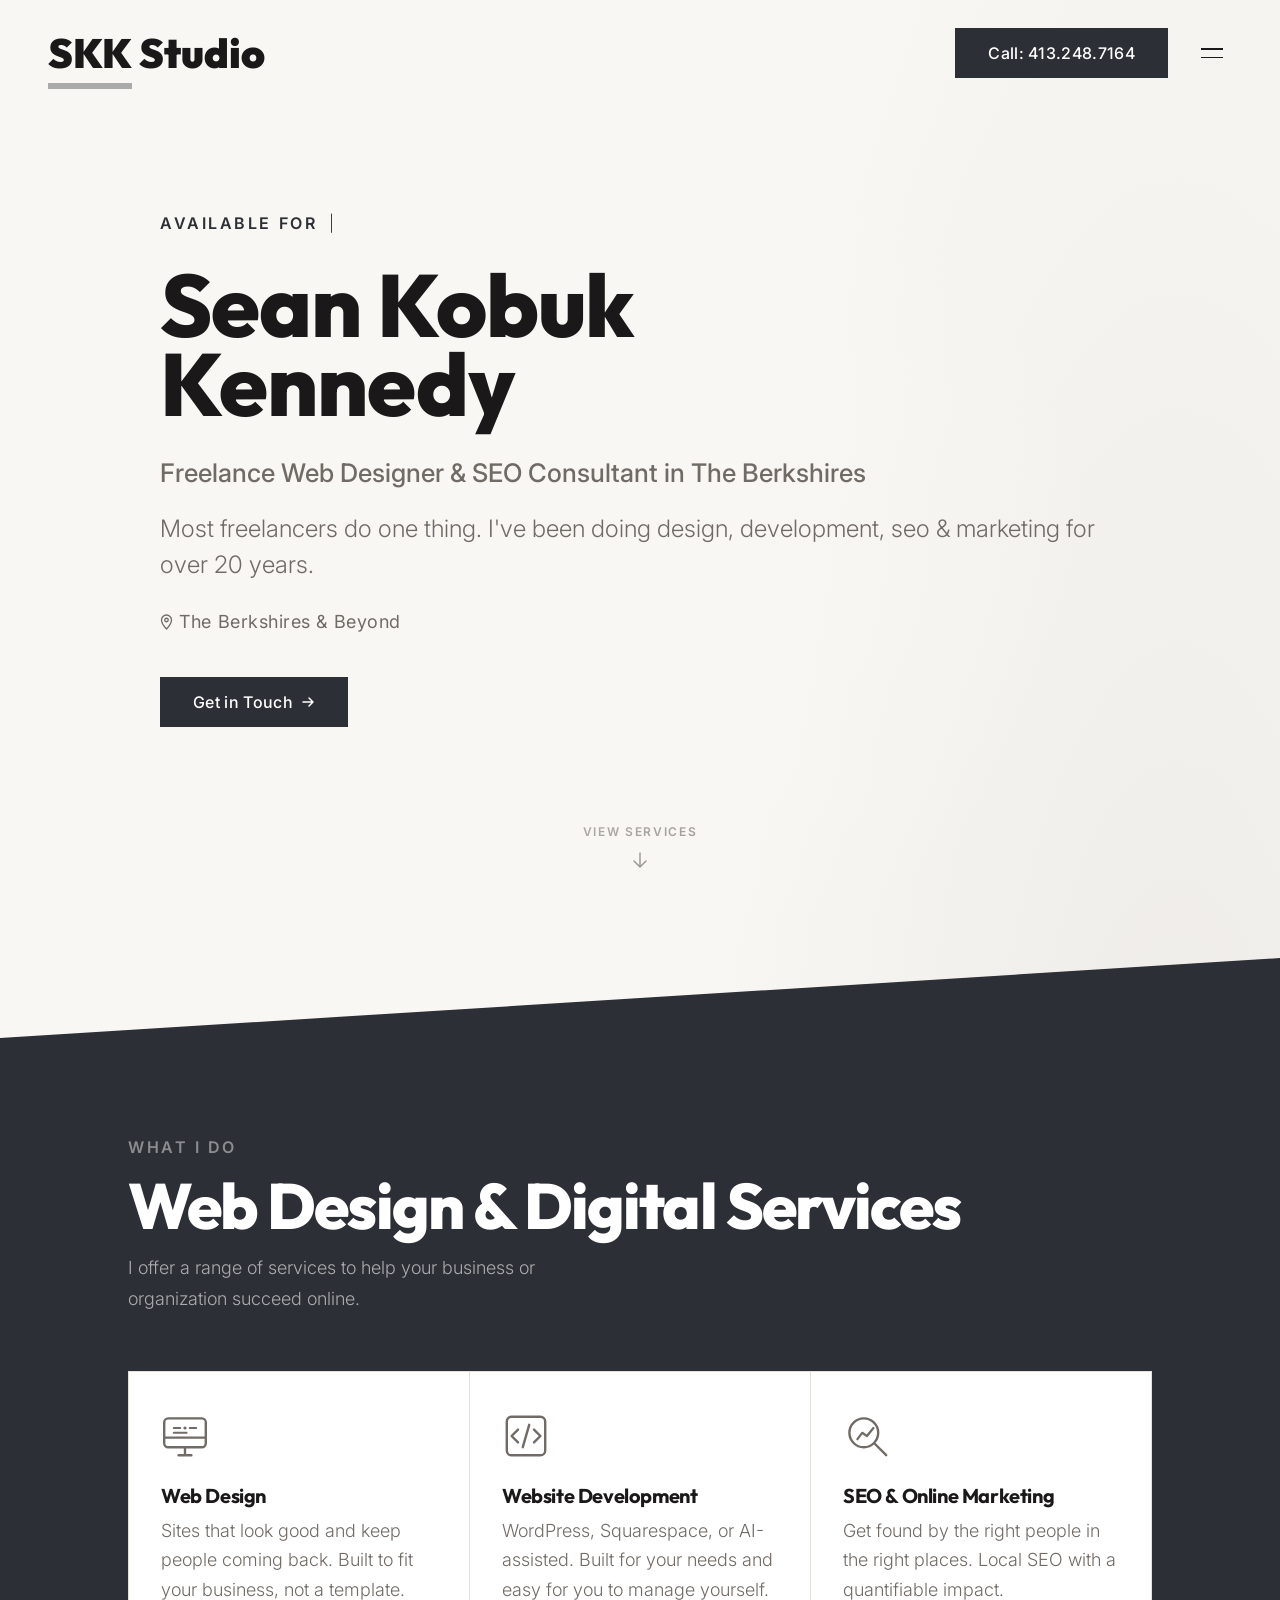
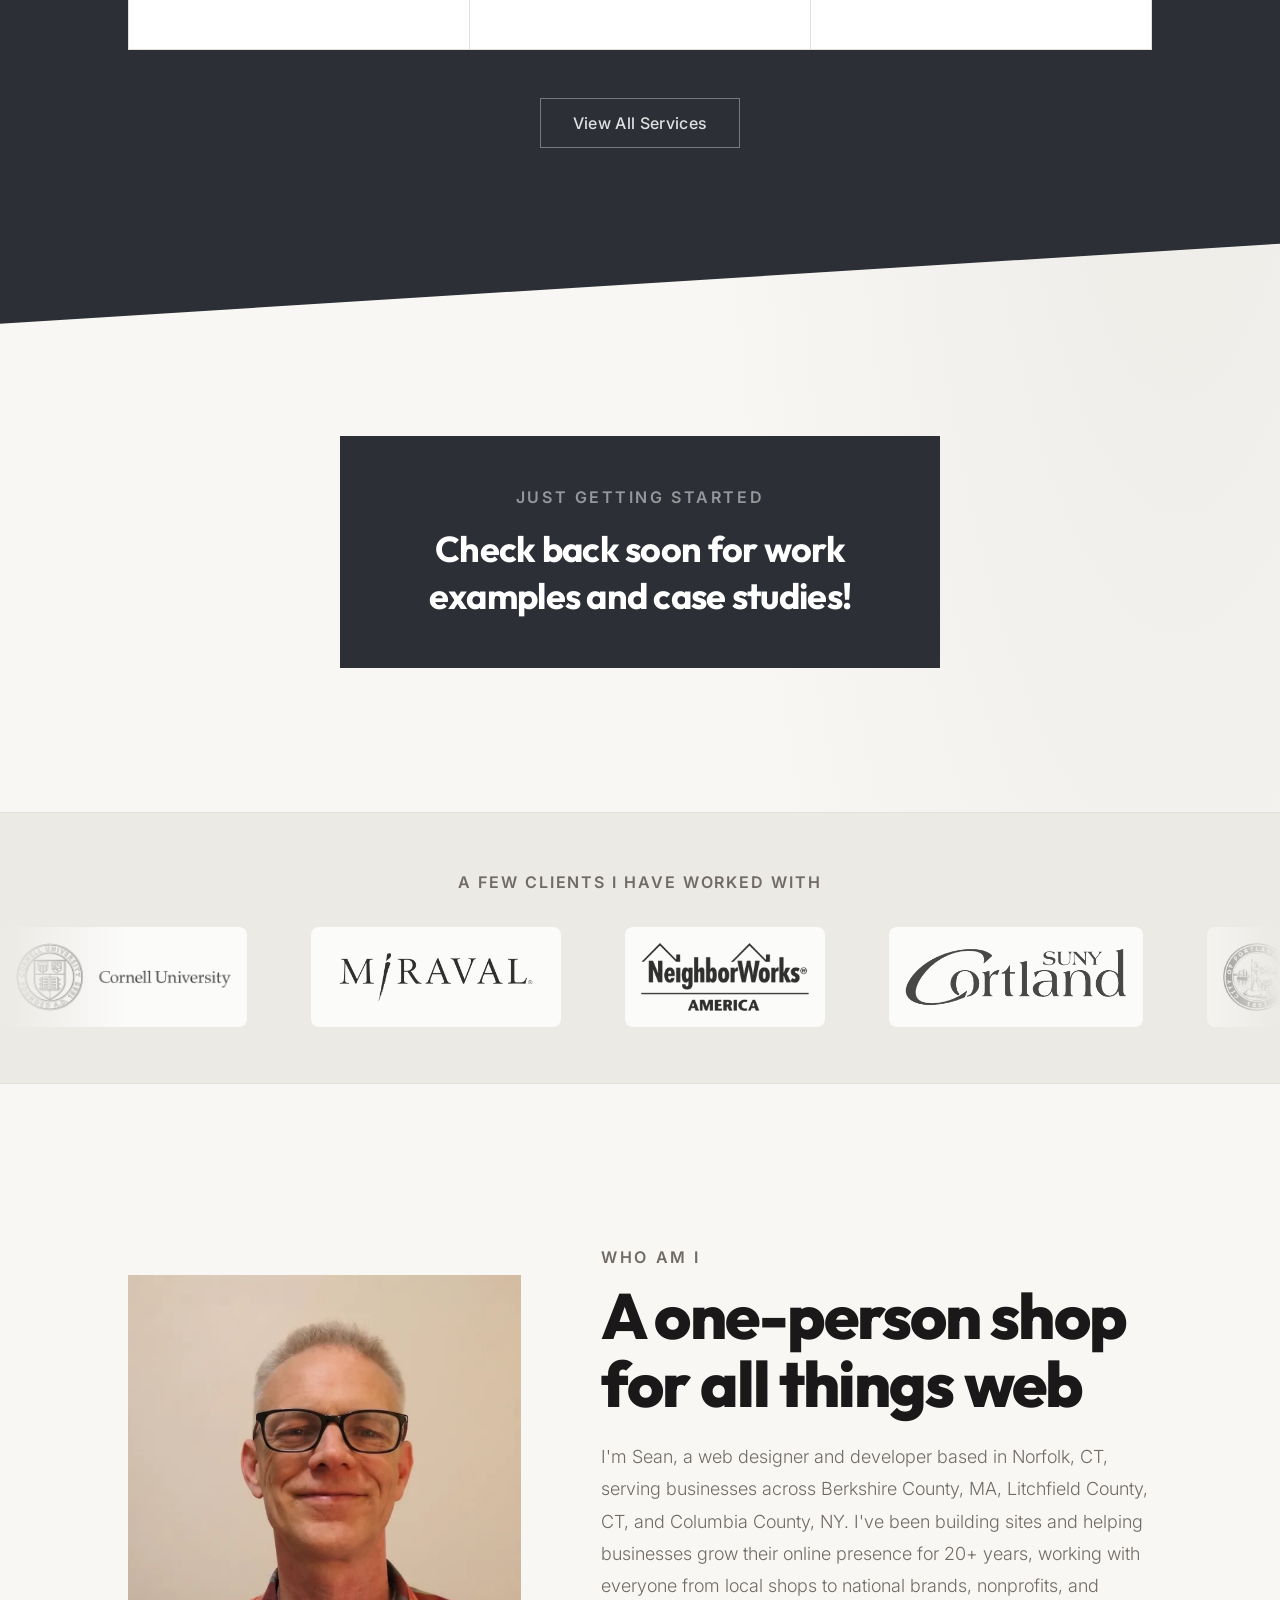
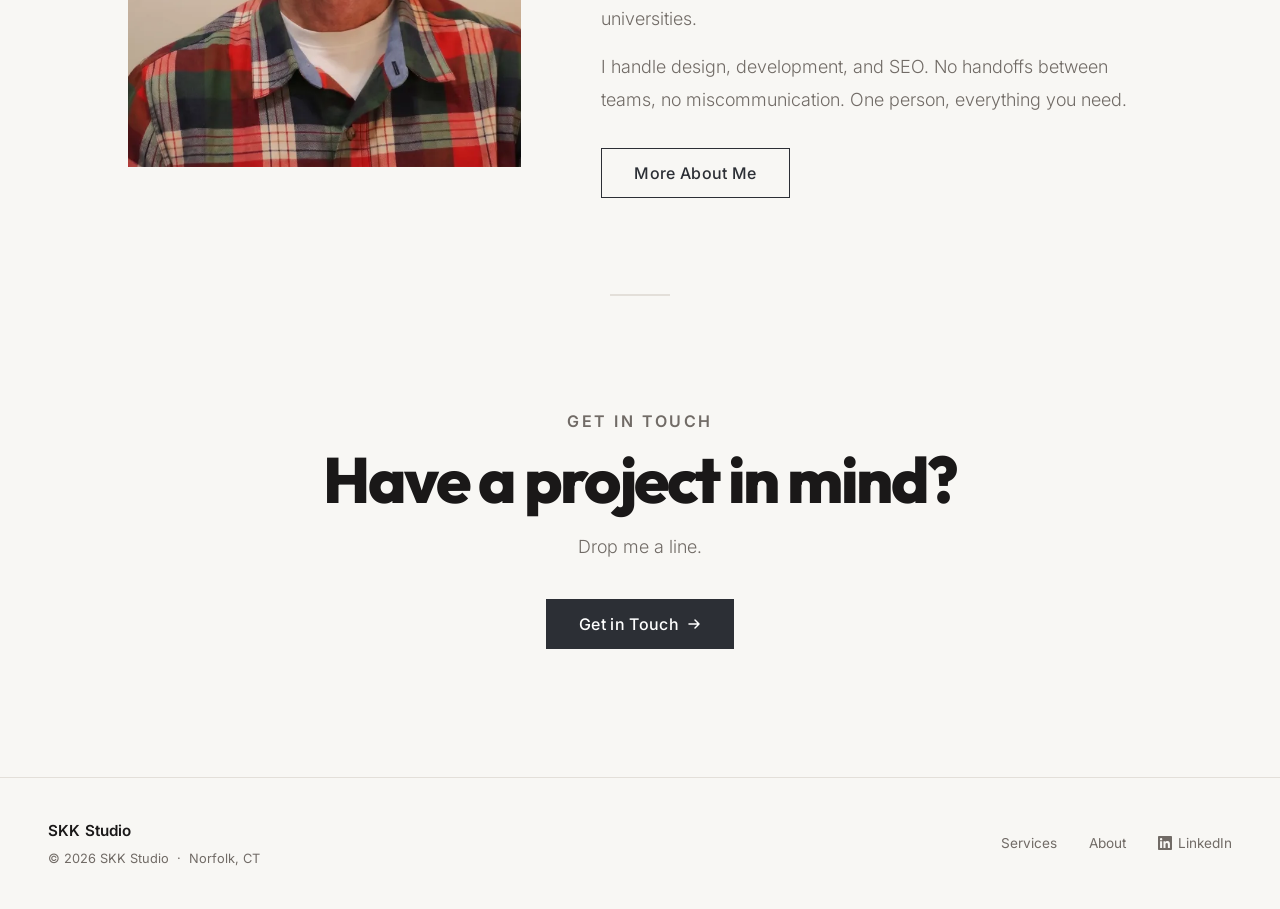
<file: index.html>
<!DOCTYPE html>
<html lang="en">
<head>

<script async src="https://www.googletagmanager.com/gtm.js?id=GTM-TCQZRPBM"></script>
<script>
  window.dataLayer = window.dataLayer || [];
  function gtag(){dataLayer.push(arguments);}
  gtag('js', new Date());
</script>

  <meta charset="UTF-8">
  <meta name="viewport" content="width=device-width, initial-scale=1.0">
  <meta name="robots" content="index, follow">
  <title>Web Designer &amp; SEO Consultant | Berkshire County, MA | SKK Studio</title>
  <meta name="description" content="Freelance web designer, WordPress developer, and SEO consultant serving Berkshire County MA, Litchfield County CT, and Columbia County NY. 20+ years of experience.">
  <meta name="author" content="Sean K Kennedy">
  <link rel="canonical" href="https://skkstudio.com/">

  <!-- Open Graph -->
  <meta property="og:type" content="website">
  <meta property="og:url" content="https://skkstudio.com/">
  <meta property="og:title" content="Web Designer &amp; SEO Consultant | Berkshire County, MA | SKK Studio">
  <meta property="og:description" content="Freelance web designer, WordPress developer, and SEO consultant serving Berkshire County MA, Litchfield County CT, and Columbia County NY. 20+ years of experience.">
  <meta property="og:image" content="https://skkstudio.com/img/Sean-K-Kennedy.webp">
  <meta name="twitter:card" content="summary_large_image">

  <!-- LocalBusiness / ProfessionalService Schema -->
  <script type="application/ld+json">
  {
    "@context": "https://schema.org",
    "@type": "ProfessionalService",
    "name": "SKK Studio",
    "description": "Freelance web design, WordPress development, and SEO services for businesses in Berkshire County MA, Litchfield County CT, and Columbia County NY.",
    "url": "https://skkstudio.com",
    "email": "info@skkstudio.com",
    "founder": { "@type": "Person", "name": "Sean K Kennedy" },
    "address": {
      "@type": "PostalAddress",
      "addressLocality": "Norfolk",
      "addressRegion": "CT",
      "addressCountry": "US"
    },
    "areaServed": [
      { "@type": "AdministrativeArea", "name": "Berkshire County, Massachusetts" },
      { "@type": "AdministrativeArea", "name": "Litchfield County, Connecticut" },
      { "@type": "AdministrativeArea", "name": "Columbia County, New York" }
    ],
    "hasOfferCatalog": {
      "@type": "OfferCatalog",
      "name": "Web & Digital Services",
      "itemListElement": [
        { "@type": "Offer", "itemOffered": { "@type": "Service", "name": "Web Design" } },
        { "@type": "Offer", "itemOffered": { "@type": "Service", "name": "Website Development" } },
        { "@type": "Offer", "itemOffered": { "@type": "Service", "name": "SEO & Online Marketing" } }
      ]
    }
  }
  </script>

  <link rel="preconnect" href="https://fonts.googleapis.com">
  <link rel="preconnect" href="https://fonts.gstatic.com" crossorigin>
  <link href="https://fonts.googleapis.com/css2?family=Outfit:wght@700;800&family=Inter:wght@300;400;500;600&display=swap" rel="stylesheet">
  <link rel="stylesheet" href="css/styles.css">
</head>
<body>

  <!-- ========== HEADER ========== -->
  <header class="site-header" id="site-header">
    <div class="container">
      <a href="/" class="site-logo"><span class="site-logo__skk">SKK</span> Studio</a>
      <a class="btn btn--primary" href="tel:413-248-7164">Call: 413.248.7164</a>
      <button class="menu-toggle" aria-label="Toggle navigation" aria-expanded="false" aria-controls="mobile-nav">
        <span></span>
        <span></span>
      </button>
    </div>
  </header>

  <!-- ========== MOBILE NAV ========== -->
  <nav class="mobile-nav" id="mobile-nav" aria-hidden="true">
    <p class="mobile-nav__label">Navigation</p>
    <div class="mobile-nav__bottom">
      <div class="mobile-nav__links">
        <a class="mobile-nav__link" href="/services"><span>01</span>Services</a>
        <a class="mobile-nav__link" href="/about"><span>02</span>About</a>
        <a class="mobile-nav__link" href="mailto:info@skkstudio.com"><span>03</span>Get in Touch</a>
      </div>
      <div class="mobile-nav__footer">
        <a class="mobile-nav__call" href="tel:413-248-7164">Call: 413.248.7164</a>
        <p class="mobile-nav__location">Norfolk, CT &nbsp;·&nbsp; The Berkshires</p>
      </div>
    </div>
  </nav>

  <main>

    <!-- ========== HERO ========== -->
    <section class="hero">
      <div class="hero__bg-glow" aria-hidden="true"></div>
      <div class="container">
        <div class="hero__inner">

          <span class="hero__eyebrow">Available for new projects</span>

          <p class="hero__name">Sean Kobuk<br>Kennedy</p>
          <h1 class="hero__h1">Freelance Web Designer &amp; SEO Consultant in The Berkshires</h1>

          <p class="hero__tagline">
            Most freelancers do one thing. I've been doing design, development, seo & marketing for over 20 years.
          
            
          </p>

          <div class="hero__location">
            <svg width="13" height="16" viewBox="0 0 13 16" fill="none" xmlns="http://www.w3.org/2000/svg" aria-hidden="true">
              <path d="M6.5 1C3.74 1 1.5 3.24 1.5 6C1.5 9.75 6.5 15 6.5 15C6.5 15 11.5 9.75 11.5 6C11.5 3.24 9.26 1 6.5 1Z" stroke="currentColor" stroke-width="1.3" stroke-linejoin="round"/>
              <circle cx="6.5" cy="6" r="1.75" stroke="currentColor" stroke-width="1.3"/>
            </svg>
            The Berkshires &amp; Beyond
          </div>

          <!--<div class="hero__divider" aria-hidden="true"></div>-->

          <!-- <p class="hero__status">
            New site on the way. Taking on new clients now.
          </p> -->
          <div class="hero__cta-wrap">
          <a href="mailto:info@skkstudio.com" class="btn btn--primary hero__cta-btn">
            Get in Touch
            <svg width="14" height="14" viewBox="0 0 14 14" fill="none" xmlns="http://www.w3.org/2000/svg" aria-hidden="true">
              <path d="M2 7h10M8 3l4 4-4 4" stroke="currentColor" stroke-width="1.5" stroke-linecap="round" stroke-linejoin="round"/>
            </svg>
          </a>
          </div>

        </div>
      </div>

      <a class="scroll-cta" href="#services" aria-label="Scroll to services">
        <span class="scroll-cta__label">View Services</span>
        <svg class="scroll-cta__arrow" width="20" height="20" viewBox="0 0 20 20" fill="none" xmlns="http://www.w3.org/2000/svg" aria-hidden="true">
          <path d="M10 3v14M4 11l6 6 6-6" stroke="currentColor" stroke-width="1.5" stroke-linecap="round" stroke-linejoin="round"/>
        </svg>
      </a>

    </section>

    <!-- ========== SERVICES ========== -->
    <section class="services" id="services">
      <div class="container">

        <header class="section-header reveal">
          <span class="section-label">What I Do</span>
          <h2 class="section-title">Web Design &amp; Digital Services</h2>
          <p class="section-desc">I offer a range of services to help your business or organization succeed online.</p>
        </header>

        <div class="services__grid">

          <article class="service-card reveal">
            <div class="service-card__icon" aria-hidden="true">
              <svg width="30" height="30" viewBox="0 0 30 30" fill="none" xmlns="http://www.w3.org/2000/svg">
                <rect x="2" y="4" width="26" height="18" rx="2.5" stroke="currentColor" stroke-width="1.5"/>
                <path d="M2 16h26" stroke="currentColor" stroke-width="1.5"/>
                <path d="M11 27h8M15 22v5" stroke="currentColor" stroke-width="1.5" stroke-linecap="round"/>
                <circle cx="15" cy="10" r="1" fill="currentColor"/>
                <path d="M8 10h4M18 10h4M8 13h8" stroke="currentColor" stroke-width="1.3" stroke-linecap="round"/>
              </svg>
            </div>
            <h3 class="service-card__title"><a href="/services#web-design">Web Design</a></h3>
            <p class="service-card__desc">Sites that look good and keep people coming back. Built to fit your business, not a template.</p>
          </article>

          <article class="service-card reveal">
            <div class="service-card__icon" aria-hidden="true">
              <svg width="30" height="30" viewBox="0 0 30 30" fill="none" xmlns="http://www.w3.org/2000/svg">
                <rect x="3" y="3" width="24" height="24" rx="3" stroke="currentColor" stroke-width="1.5"/>
                <path d="M10 11l-4 4 4 4" stroke="currentColor" stroke-width="1.5" stroke-linecap="round" stroke-linejoin="round"/>
                <path d="M20 11l4 4-4 4" stroke="currentColor" stroke-width="1.5" stroke-linecap="round" stroke-linejoin="round"/>
                <path d="M17 8l-4 14" stroke="currentColor" stroke-width="1.5" stroke-linecap="round"/>
              </svg>
            </div>
            <h3 class="service-card__title"><a href="/services#wordpress">Website Development</a></h3>
            <p class="service-card__desc">WordPress, Squarespace, or AI-assisted. Built for your needs and easy for you to manage yourself.</p>
          </article>

          <article class="service-card reveal">
            <div class="service-card__icon" aria-hidden="true">
              <svg width="30" height="30" viewBox="0 0 30 30" fill="none" xmlns="http://www.w3.org/2000/svg">
                <circle cx="13" cy="13" r="9" stroke="currentColor" stroke-width="1.5"/>
                <path d="M20 20l7 7" stroke="currentColor" stroke-width="1.5" stroke-linecap="round"/>
                <path d="M9 17l3-4 3 2 4-5" stroke="currentColor" stroke-width="1.4" stroke-linecap="round" stroke-linejoin="round"/>
              </svg>
            </div>
            <h3 class="service-card__title"><a href="/services#seo">SEO &amp; Online Marketing</a></h3>
            <p class="service-card__desc">Get found by the right people in the right places. Local SEO with a quantifiable impact.</p>
          </article>

          <!-- AI Automations card temporarily hidden
          <article class="service-card reveal">
            <div class="service-card__icon" aria-hidden="true">
              <svg width="30" height="30" viewBox="0 0 30 30" fill="none" xmlns="http://www.w3.org/2000/svg">
                <circle cx="8" cy="8" r="3" stroke="currentColor" stroke-width="1.5"/>
                <circle cx="22" cy="8" r="3" stroke="currentColor" stroke-width="1.5"/>
                <circle cx="8" cy="22" r="3" stroke="currentColor" stroke-width="1.5"/>
                <circle cx="22" cy="22" r="3" stroke="currentColor" stroke-width="1.5"/>
                <circle cx="15" cy="15" r="3.5" stroke="currentColor" stroke-width="1.5"/>
                <path d="M11 8h6M11 22h6M8 11v6M22 11v6M12.5 12.5l-3-3M17.5 12.5l3-3M12.5 17.5l-3 3M17.5 17.5l3 3" stroke="currentColor" stroke-width="1.2" stroke-linecap="round"/>
              </svg>
            </div>
            <h3 class="service-card__title"><a href="/services#ai-automations">AI Automations &amp; Integrations</a></h3>
            <p class="service-card__desc">Let AI handle the tedious tasks so you have more time to do what you enjoy.</p>
          </article>
          -->

        </div>

        <div class="services__more reveal">
          <a href="/services" class="btn btn--outline">View All Services</a>
        </div>

      </div>
    </section>

        <!-- ========== COMING SOON NOTICE ========== -->
    <section class="coming-soon">
      <div class="container">
        <div class="coming-soon__inner reveal">
          <p class="coming-soon__label">Just getting started</p>
          <p class="coming-soon__text">Check back soon for work examples and case studies!</p>

        </div>
      </div>
    </section>

    <!-- ========== CLIENT LOGOS ========== -->
    <section class="client-logos">
      <p class="client-logos__label">A few clients I have worked with</p>
      <div class="client-logos__outer">
        <!-- track 1 -->
        <div class="client-logos__track">
          <img src="img/Cornell-University-logo.webp" alt="Cornell University" class="client-logos__img">
          <img src="img/miraval-resorts-logo.webp" alt="Miraval Resorts" class="client-logos__img">
          <img src="img/neighborworks-america-logo.webp" alt="NeighborWorks America" class="client-logos__img">
          <img src="img/suny-cortland-logo.webp" alt="SUNY Cortland" class="client-logos__img">
          <img src="img/PDXUnicornSeal.webp" alt="PDX Unicorn" class="client-logos__img">
          <img src="img/martha-stewart-logo.webp" alt="Martha Stewart" class="client-logos__img">
          <img src="img/Ongweoweh-logo.webp" alt="Ongweoweh" class="client-logos__img">
        </div>
        <!-- track 2: identical, hands off to track 1 seamlessly -->
        <div class="client-logos__track" aria-hidden="true">
          <img src="img/Cornell-University-logo.webp" alt="" class="client-logos__img">
          <img src="img/miraval-resorts-logo.webp" alt="" class="client-logos__img">
          <img src="img/neighborworks-america-logo.webp" alt="" class="client-logos__img">
          <img src="img/suny-cortland-logo.webp" alt="" class="client-logos__img">
          <img src="img/PDXUnicornSeal.webp" alt="" class="client-logos__img">
          <img src="img/martha-stewart-logo.webp" alt="" class="client-logos__img">
          <img src="img/Ongweoweh-logo.webp" alt="" class="client-logos__img">
        </div>
      </div>
    </section>

    <!-- ========== ABOUT ========== -->
    <section class="about" id="about">
      <div class="container">
        <div class="about__inner reveal">

          <div class="about__photo-wrap">
            <figure class="about__photo">
              <img src="img/Sean-Kobuk-Kennedy-web-designer-developer.webp" alt="Sean K Kennedy, freelance web designer and SEO consultant in Norfolk, CT" onerror="this.parentElement.classList.add('about__photo--placeholder')">
            </figure>
          </div>

          <div class="about__content">
            <span class="section-label">Who Am I</span>
            <h2 class="about__title">A one-person shop for all things web</h2>
            <div class="about__bio">
              <p>I'm Sean, a web designer and developer based in Norfolk, CT, serving businesses across Berkshire County, MA, Litchfield County, CT, and Columbia County, NY. I've been building sites and helping businesses grow their online presence for 20+ years, working with everyone from local shops to national brands, nonprofits, and universities.</p>
              <p>I handle design, development, and SEO. No handoffs between teams, no miscommunication. One person, everything you need.</p>
            </div>
            <a href="/about" class="btn btn--outline about__more">More About Me</a>
          </div>

        </div>
      </div>
    </section>

    <div class="section-divider"></div>

    <!-- ========== CONTACT CTA ========== -->
    <section class="contact-cta">
      <div class="container">
        <div class="contact-cta__inner reveal">
          <span class="section-label">Get in Touch</span>
          <h2 class="contact-cta__title">Have a project in mind?</h2>
          <p class="contact-cta__desc">Drop me a line.</p>
          <a href="mailto:info@skkstudio.com" class="btn btn--primary">
            Get in Touch
            <svg width="14" height="14" viewBox="0 0 14 14" fill="none" xmlns="http://www.w3.org/2000/svg" aria-hidden="true">
              <path d="M2 7h10M8 3l4 4-4 4" stroke="currentColor" stroke-width="1.5" stroke-linecap="round" stroke-linejoin="round"/>
            </svg>
          </a>
        </div>
      </div>
    </section>

  </main>

  <!-- ========== FOOTER ========== -->
  <footer class="site-footer">
    <div class="container">
      <div class="site-footer__inner">
        <div class="site-footer__brand">
          <span class="site-footer__name">SKK Studio</span>
          <span class="site-footer__copy">&copy; <span id="year"></span> SKK Studio &nbsp;·&nbsp; Norfolk, CT</span>
        </div>
        <nav class="site-footer__nav" aria-label="Footer">
          <a href="/services">Services</a>
          <a href="/about">About</a>
          <a href="https://www.linkedin.com/in/seankobukkennedy/" target="_blank" rel="noopener noreferrer">
            <svg width="14" height="14" viewBox="0 0 24 24" fill="currentColor" xmlns="http://www.w3.org/2000/svg" aria-hidden="true">
              <path d="M20.447 20.452h-3.554v-5.569c0-1.328-.027-3.037-1.852-3.037-1.853 0-2.136 1.445-2.136 2.939v5.667H9.351V9h3.414v1.561h.046c.477-.9 1.637-1.85 3.37-1.85 3.601 0 4.267 2.37 4.267 5.455v6.286zM5.337 7.433a2.062 2.062 0 01-2.063-2.065 2.064 2.064 0 112.063 2.065zm1.782 13.019H3.555V9h3.564v11.452zM22.225 0H1.771C.792 0 0 .774 0 1.729v20.542C0 23.227.792 24 1.771 24h20.451C23.2 24 24 23.227 24 22.271V1.729C24 .774 23.2 0 22.222 0h.003z"/>
            </svg>
            LinkedIn
          </a>
        </nav>
      </div>
    </div>
  </footer>

  <a href="#" class="back-to-top" aria-label="Back to top">
    <svg width="18" height="18" viewBox="0 0 18 18" fill="none" xmlns="http://www.w3.org/2000/svg" aria-hidden="true">
      <path d="M9 15V3M3 7l6-6 6 6" stroke="currentColor" stroke-width="1.5" stroke-linecap="round" stroke-linejoin="round"/>
    </svg>
  </a>

  <script src="js/main.js"></script>
</body>
</html>
</file>
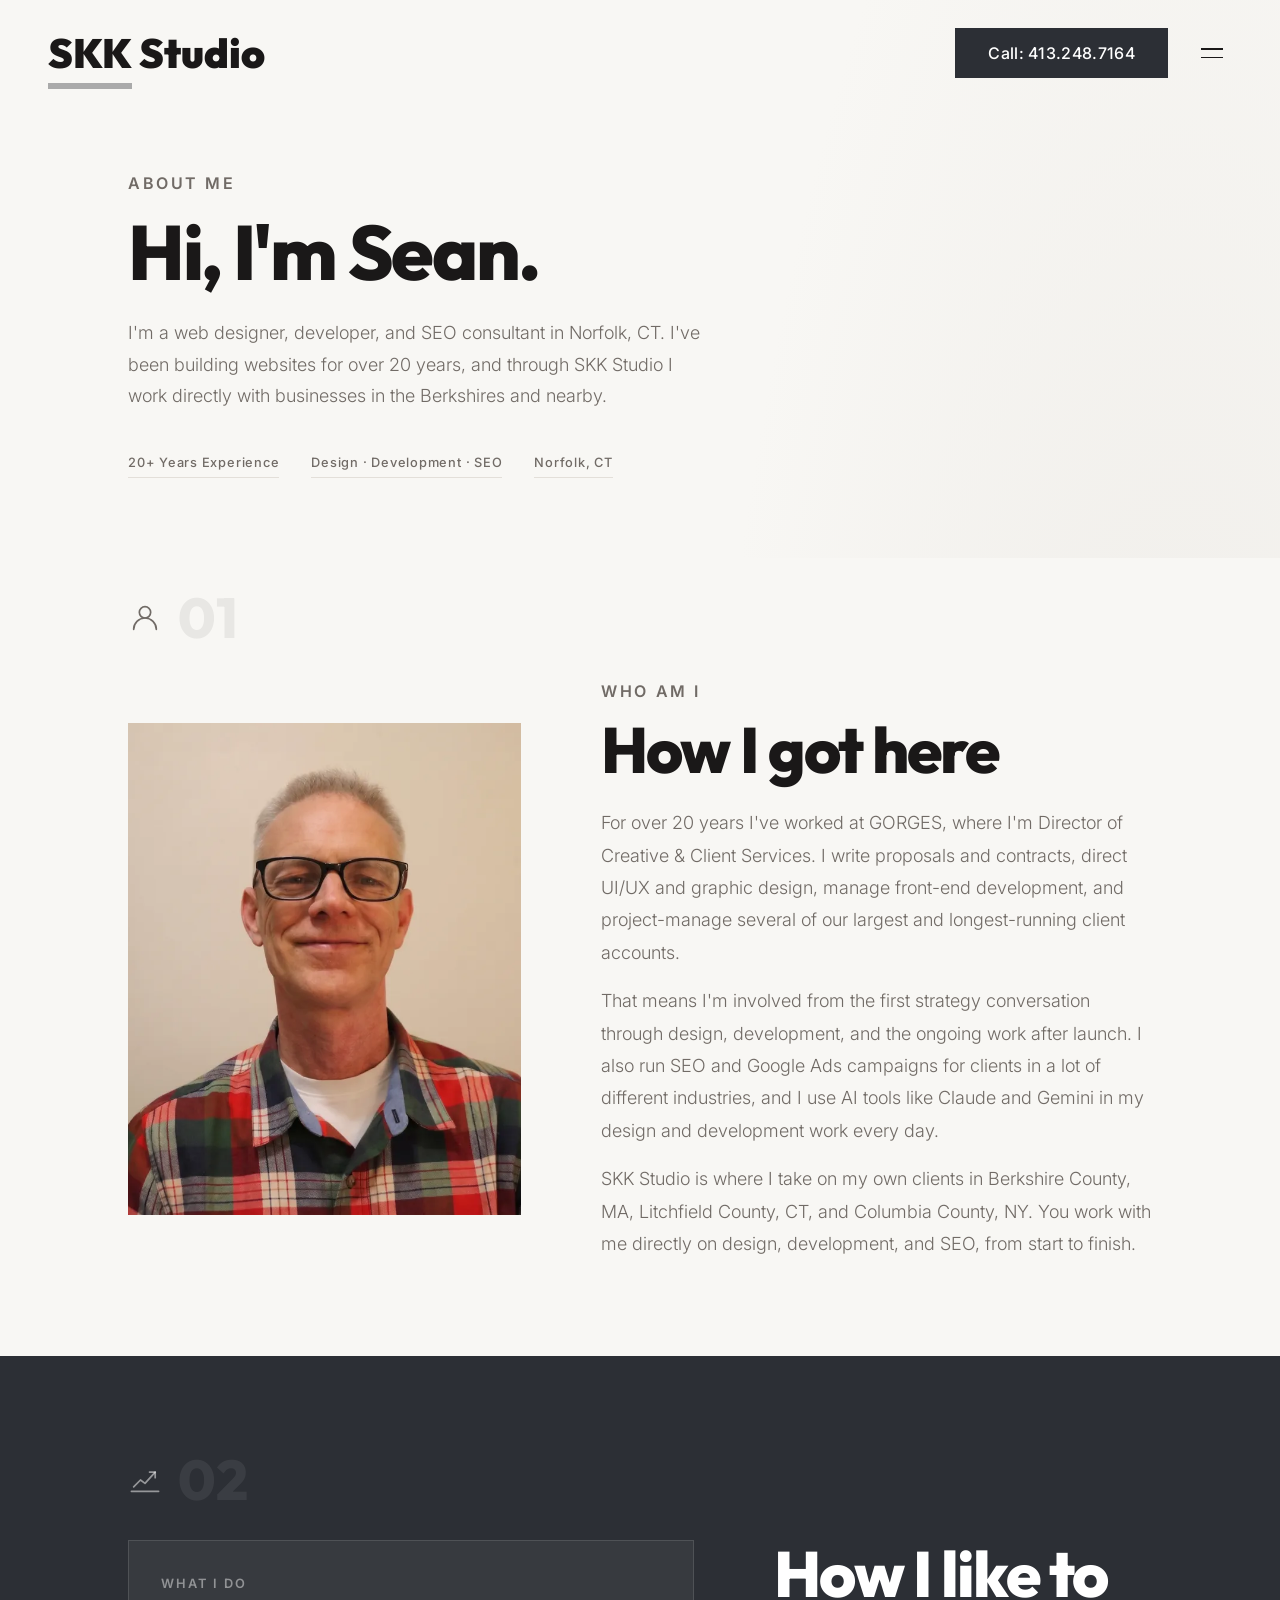
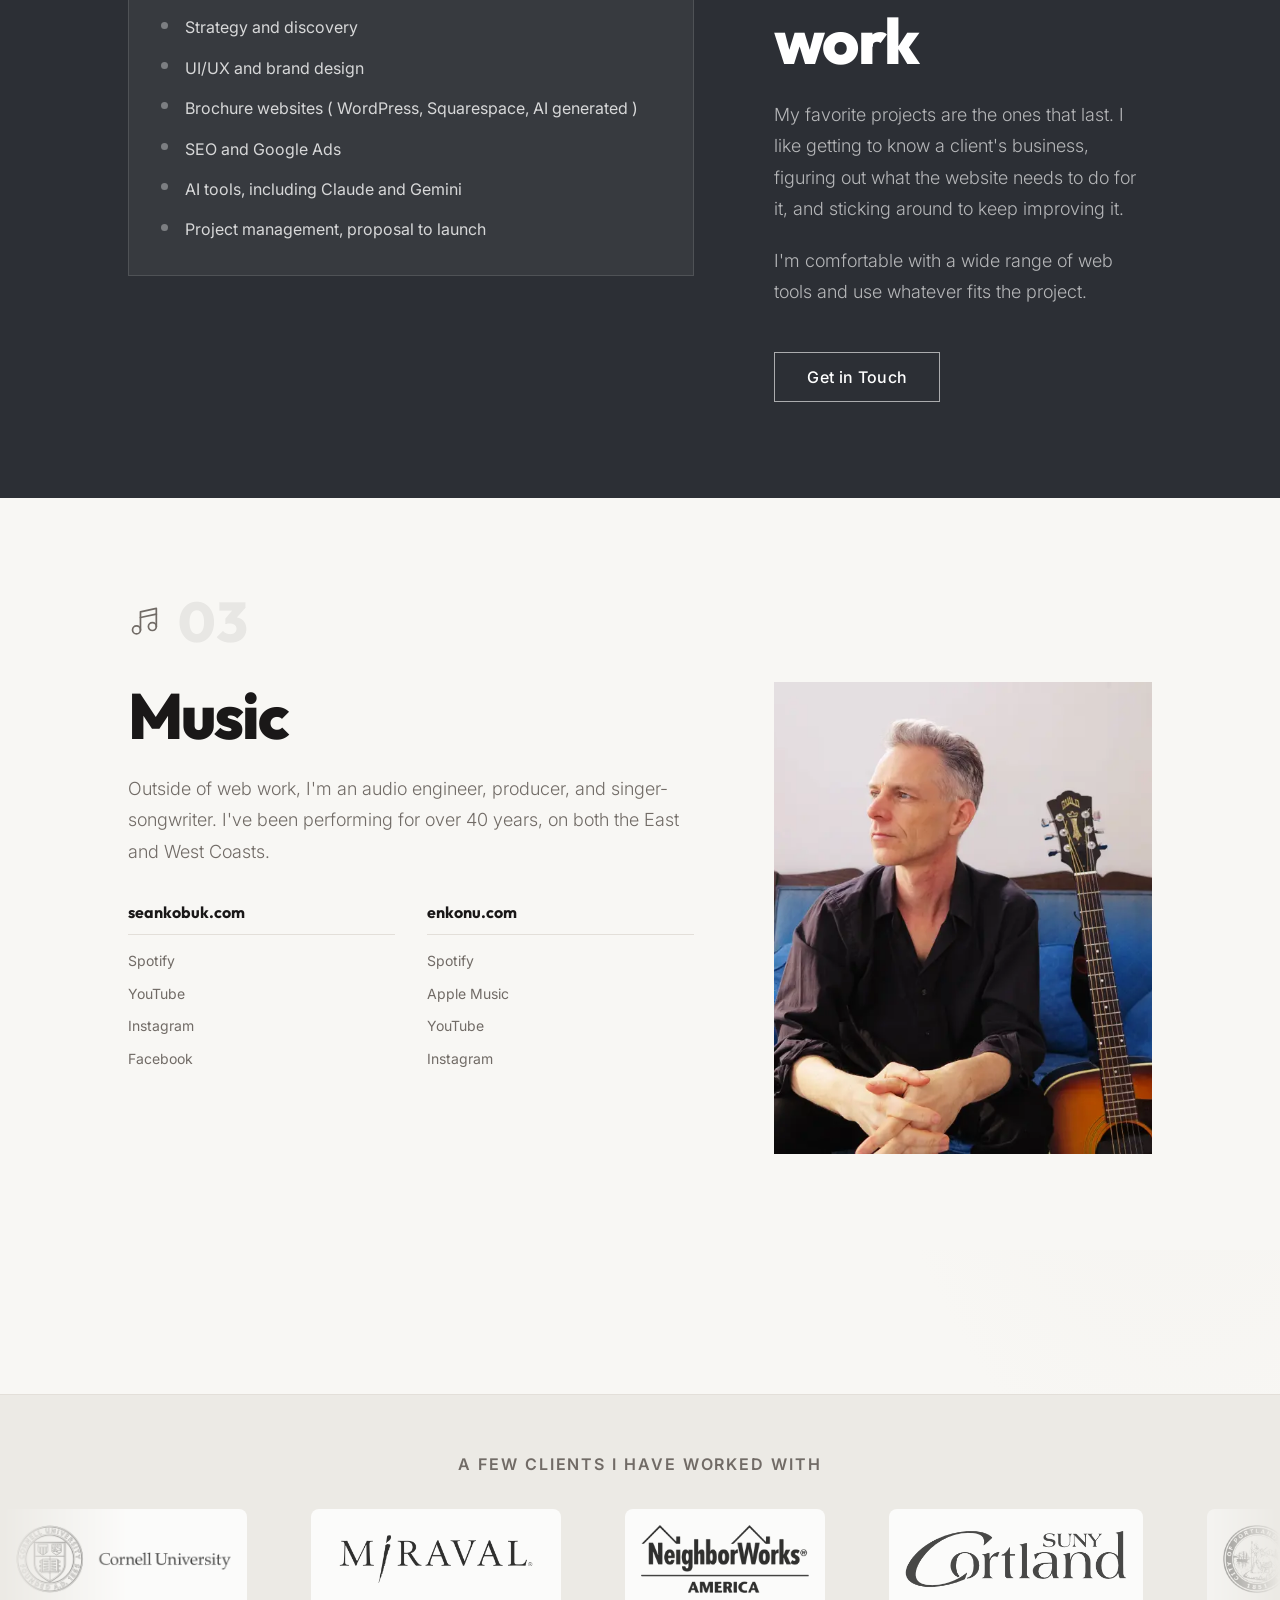
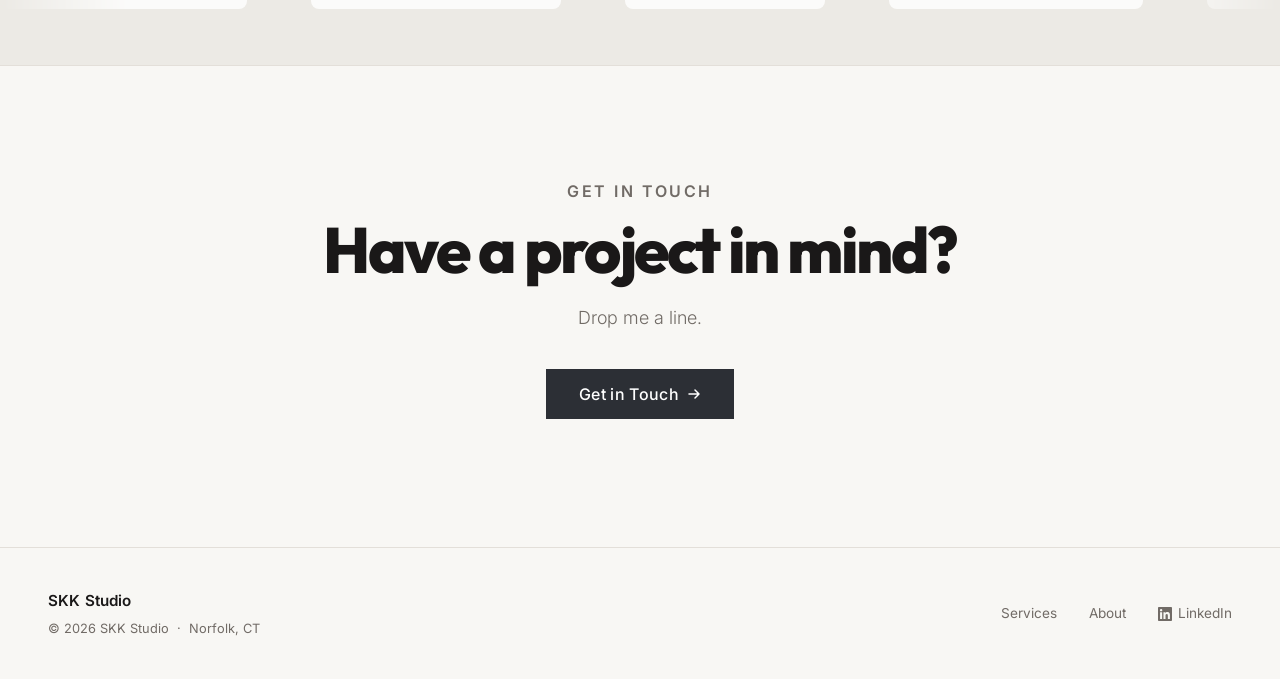
<file: about.html>
<!DOCTYPE html>
<html lang="en">
<head>

<script async src="https://www.googletagmanager.com/gtm.js?id=GTM-TCQZRPBM"></script>
<script>
  window.dataLayer = window.dataLayer || [];
  function gtag(){dataLayer.push(arguments);}
  gtag('js', new Date());
</script>

  <meta charset="UTF-8">
  <meta name="viewport" content="width=device-width, initial-scale=1.0">
  <meta name="robots" content="index, follow">
  <title>About Sean K Kennedy | Web Designer &amp; SEO Consultant | SKK Studio</title>
  <meta name="description" content="Sean K Kennedy is a web designer, WordPress developer, and SEO consultant in Norfolk, CT with 20+ years of experience serving Berkshire County MA, Litchfield County CT, and Columbia County NY.">
  <meta name="author" content="Sean K Kennedy">
  <link rel="canonical" href="https://skkstudio.com/about">

  <!-- Open Graph -->
  <meta property="og:type" content="profile">
  <meta property="og:url" content="https://skkstudio.com/about">
  <meta property="og:title" content="About Sean K Kennedy | Web Designer &amp; SEO Consultant | SKK Studio">
  <meta property="og:description" content="Web designer, WordPress developer, and SEO consultant in Norfolk, CT with 20+ years of experience.">
  <meta property="og:image" content="https://skkstudio.com/img/Sean-K-Kennedy.webp">
  <meta name="twitter:card" content="summary_large_image">

  <!-- AboutPage / Person Schema -->
  <script type="application/ld+json">
  {
    "@context": "https://schema.org",
    "@type": "AboutPage",
    "url": "https://skkstudio.com/about",
    "name": "About Sean K Kennedy",
    "mainEntity": {
      "@type": "Person",
      "name": "Sean K Kennedy",
      "alternateName": "Sean Kobuk Kennedy",
      "jobTitle": "Web Designer, Developer & SEO Consultant",
      "image": "https://skkstudio.com/img/Sean-Kobuk-Kennedy-web-designer-developer.webp",
      "email": "info@skkstudio.com",
      "url": "https://skkstudio.com/about",
      "address": {
        "@type": "PostalAddress",
        "addressLocality": "Norfolk",
        "addressRegion": "CT",
        "addressCountry": "US"
      },
      "worksFor": { "@type": "ProfessionalService", "name": "SKK Studio", "url": "https://skkstudio.com" },
      "knowsAbout": ["Web Design", "UI/UX Design", "WordPress Development", "Search Engine Optimization", "Google Ads", "AI Automation", "Audio Engineering"]
    }
  }
  </script>

  <!-- Breadcrumb Schema -->
  <script type="application/ld+json">
  {
    "@context": "https://schema.org",
    "@type": "BreadcrumbList",
    "itemListElement": [
      { "@type": "ListItem", "position": 1, "name": "Home", "item": "https://skkstudio.com/" },
      { "@type": "ListItem", "position": 2, "name": "About", "item": "https://skkstudio.com/about" }
    ]
  }
  </script>

  <link rel="preconnect" href="https://fonts.googleapis.com">
  <link rel="preconnect" href="https://fonts.gstatic.com" crossorigin>
  <link href="https://fonts.googleapis.com/css2?family=Outfit:wght@700;800&family=Inter:wght@300;400;500;600&display=swap" rel="stylesheet">
  <link rel="stylesheet" href="css/styles.css">
</head>
<body>

  <!-- ========== HEADER ========== -->
  <header class="site-header" id="site-header">
    <div class="container">
      <a href="/" class="site-logo"><span class="site-logo__skk">SKK</span> Studio</a>
      <a class="btn btn--primary" href="tel:413-248-7164">Call: 413.248.7164</a>
      <button class="menu-toggle" aria-label="Toggle navigation" aria-expanded="false" aria-controls="mobile-nav">
        <span></span>
        <span></span>
      </button>
    </div>
  </header>

  <!-- ========== MOBILE NAV ========== -->
  <nav class="mobile-nav" id="mobile-nav" aria-hidden="true">
    <p class="mobile-nav__label">Navigation</p>
    <div class="mobile-nav__bottom">
      <div class="mobile-nav__links">
        <a class="mobile-nav__link" href="/services"><span>01</span>Services</a>
        <a class="mobile-nav__link" href="mailto:info@skkstudio.com"><span>02</span>Get in Touch</a>
        <a class="mobile-nav__link" href="/"><span>03</span>Back to Home</a>
      </div>
      <div class="mobile-nav__footer">
        <a class="mobile-nav__call" href="tel:413-248-7164">Call: 413.248.7164</a>
        <p class="mobile-nav__location">Norfolk, CT &nbsp;·&nbsp; The Berkshires</p>
      </div>
    </div>
  </nav>

  <main>

    <!-- ========== PAGE HERO ========== -->
    <section class="page-hero">
      <div class="container">
        <div class="page-hero__inner">

          <span class="page-hero__eyebrow">About Me</span>

          <h1 class="page-hero__title">Hi, I'm Sean.</h1>

          <p class="page-hero__desc">
            I'm a web designer, developer, and SEO consultant in Norfolk, CT. I've been building websites
            for over 20 years, and through SKK Studio I work directly with businesses in the Berkshires and nearby.
          </p>

          <div class="page-hero__meta">
            <span>20+ Years Experience</span>
            <span>Design · Development · SEO</span>
            <span>Norfolk, CT</span>
          </div>

        </div>
      </div>
    </section>

    <!-- ========== BIO ========== -->
    <section class="about about--page" id="bio">
      <div class="container">

        <div class="service-detail__header reveal">
          <div class="service-detail__icon" aria-hidden="true">
            <svg width="34" height="34" viewBox="0 0 30 30" fill="none" xmlns="http://www.w3.org/2000/svg">
              <circle cx="15" cy="10" r="5" stroke="currentColor" stroke-width="1.5"/>
              <path d="M5 25c0-5.523 4.477-10 10-10s10 4.477 10 10" stroke="currentColor" stroke-width="1.5" stroke-linecap="round"/>
            </svg>
          </div>
          <span class="service-detail__num">01</span>
        </div>

        <div class="about__inner reveal">

          <div class="about__photo-wrap">
            <figure class="about__photo">
              <img src="img/Sean-Kobuk-Kennedy-web-designer-developer.webp" alt="Sean K Kennedy, freelance web designer and SEO consultant in Norfolk, CT" onerror="this.parentElement.classList.add('about__photo--placeholder')">
            </figure>
          </div>

          <div class="about__content">
            <span class="section-label">Who Am I</span>
            <h2 class="about__title">How I got here</h2>
            <div class="about__bio">
              <p>For over 20 years I've worked at GORGES, where I'm Director of Creative &amp; Client Services. I write proposals and contracts, direct UI/UX and graphic design, manage front-end development, and project-manage several of our largest and longest-running client accounts.</p>
              <p>That means I'm involved from the first strategy conversation through design, development, and the ongoing work after launch. I also run SEO and Google Ads campaigns for clients in a lot of different industries, and I use AI tools like Claude and Gemini in my design and development work every day.</p>
              <p>SKK Studio is where I take on my own clients in Berkshire County, MA, Litchfield County, CT, and Columbia County, NY. You work with me directly on design, development, and SEO, from start to finish.</p>
            </div>
          </div>

        </div>
      </div>
    </section>

    <!-- ========== HOW I WORK ========== -->
    <section class="service-detail service-detail--dark" id="how-i-work">
      <div class="container">

        <div class="service-detail__header reveal">
          <div class="service-detail__icon" aria-hidden="true">
            <svg width="34" height="34" viewBox="0 0 30 30" fill="none" xmlns="http://www.w3.org/2000/svg">
              <path d="M3 25h24" stroke="currentColor" stroke-width="1.5" stroke-linecap="round"/>
              <path d="M5 21l6-6 4 3 9-10" stroke="currentColor" stroke-width="1.5" stroke-linecap="round" stroke-linejoin="round"/>
              <path d="M19 8h5v5" stroke="currentColor" stroke-width="1.5" stroke-linecap="round" stroke-linejoin="round"/>
            </svg>
          </div>
          <span class="service-detail__num">02</span>
        </div>

        <div class="service-detail__inner service-detail__inner--reversed reveal">

          <aside class="service-detail__aside">
            <h3 class="service-detail__aside-title">What I do</h3>
            <ul class="service-detail__list">
              <li>Strategy and discovery</li>
              <li>UI/UX and brand design</li>
              <li>Brochure websites ( WordPress, Squarespace, AI generated )</li>
              <li>SEO and Google Ads</li>
              <li>AI tools, including Claude and Gemini</li>
              <li>Project management, proposal to launch</li>
            </ul>
          </aside>

          <div class="service-detail__main">
            <h2 class="service-detail__title">How I like to work</h2>
            <p class="service-detail__desc">
              My favorite projects are the ones that last. I like getting to know a client's business,
              figuring out what the website needs to do for it, and sticking around to keep improving it.
            </p>
            <p class="service-detail__desc">
              I'm comfortable with a wide range of web tools and
              use whatever fits the project.
            </p>
            <a href="mailto:info@skkstudio.com" class="btn btn--outline">Get in Touch</a>
          </div>

        </div>
      </div>
    </section>

    <!-- ========== MUSIC ========== -->
    <section class="service-detail service-detail--light" id="music">
      <div class="container">

        <div class="service-detail__header reveal">
          <div class="service-detail__icon" aria-hidden="true">
            <svg width="34" height="34" viewBox="0 0 30 30" fill="none" xmlns="http://www.w3.org/2000/svg">
              <path d="M11 22V6l14-3v16" stroke="currentColor" stroke-width="1.5" stroke-linecap="round" stroke-linejoin="round"/>
              <circle cx="7.5" cy="22" r="3.5" stroke="currentColor" stroke-width="1.5"/>
              <circle cx="21.5" cy="19" r="3.5" stroke="currentColor" stroke-width="1.5"/>
              <path d="M11 11l14-3" stroke="currentColor" stroke-width="1.5" stroke-linecap="round"/>
            </svg>
          </div>
          <span class="service-detail__num">03</span>
        </div>

        <div class="service-detail__inner reveal">

          <div class="service-detail__main">
            <h2 class="service-detail__title">Music</h2>
            <p class="service-detail__desc">
              Outside of web work, I'm an audio engineer, producer, and singer-songwriter. I've been
              performing for over 40 years, on both the East and West Coasts.
            </p>

            <div class="music-links">

              <div class="music-links__group">
                <a class="music-links__site" href="https://seankobuk.com" target="_blank" rel="noopener noreferrer">seankobuk.com</a>
                <ul class="music-links__social">
                  <li><a href="https://open.spotify.com/artist/1iJbB2ikmZZQkvJbrbKJEB" target="_blank" rel="noopener noreferrer">Spotify</a></li>
                  <li><a href="https://www.youtube.com/@seankobukmusic4841" target="_blank" rel="noopener noreferrer">YouTube</a></li>
                  <li><a href="https://www.instagram.com/SeanKobukMusic" target="_blank" rel="noopener noreferrer">Instagram</a></li>
                  <li><a href="https://www.facebook.com/SeanKobukMusic" target="_blank" rel="noopener noreferrer">Facebook</a></li>
                </ul>
              </div>

              <div class="music-links__group">
                <a class="music-links__site" href="https://enkonu.com" target="_blank" rel="noopener noreferrer">enkonu.com</a>
                <ul class="music-links__social">
                  <li><a href="https://open.spotify.com/artist/02KBm2uquvIJNafHvX2n0L" target="_blank" rel="noopener noreferrer">Spotify</a></li>
                  <li><a href="https://music.apple.com/us/artist/enkonu/1820822960" target="_blank" rel="noopener noreferrer">Apple Music</a></li>
                  <li><a href="https://www.youtube.com/@EnkonuMusic" target="_blank" rel="noopener noreferrer">YouTube</a></li>
                  <li><a href="https://www.instagram.com/enkonumusic/" target="_blank" rel="noopener noreferrer">Instagram</a></li>
                </ul>
              </div>

            </div>
          </div>

          <aside class="service-detail__aside service-detail__aside--photo">
            <figure class="about__photo">
              <img src="img/Sean-Kobuk-singer-songwriter.webp" alt="Sean Kobuk Kennedy, singer-songwriter and audio engineer" onerror="this.parentElement.classList.add('about__photo--placeholder')">
            </figure>
          </aside>

        </div>
      </div>
    </section>

    <!-- ========== CLIENT LOGOS ========== -->
    <section class="client-logos">
      <p class="client-logos__label">A few clients I have worked with</p>
      <div class="client-logos__outer">
        <!-- track 1 -->
        <div class="client-logos__track">
          <img src="img/Cornell-University-logo.webp" alt="Cornell University" class="client-logos__img">
          <img src="img/miraval-resorts-logo.webp" alt="Miraval Resorts" class="client-logos__img">
          <img src="img/neighborworks-america-logo.webp" alt="NeighborWorks America" class="client-logos__img">
          <img src="img/suny-cortland-logo.webp" alt="SUNY Cortland" class="client-logos__img">
          <img src="img/PDXUnicornSeal.webp" alt="PDX Unicorn" class="client-logos__img">
          <img src="img/martha-stewart-logo.webp" alt="Martha Stewart" class="client-logos__img">
          <img src="img/Ongweoweh-logo.webp" alt="Ongweoweh" class="client-logos__img">
        </div>
        <!-- track 2: identical, hands off to track 1 seamlessly -->
        <div class="client-logos__track" aria-hidden="true">
          <img src="img/Cornell-University-logo.webp" alt="" class="client-logos__img">
          <img src="img/miraval-resorts-logo.webp" alt="" class="client-logos__img">
          <img src="img/neighborworks-america-logo.webp" alt="" class="client-logos__img">
          <img src="img/suny-cortland-logo.webp" alt="" class="client-logos__img">
          <img src="img/PDXUnicornSeal.webp" alt="" class="client-logos__img">
          <img src="img/martha-stewart-logo.webp" alt="" class="client-logos__img">
          <img src="img/Ongweoweh-logo.webp" alt="" class="client-logos__img">
        </div>
      </div>
    </section>

    <!-- ========== CONTACT CTA ========== -->
    <section class="contact-cta">
      <div class="container">
        <div class="contact-cta__inner reveal">
          <span class="section-label">Get in Touch</span>
          <h2 class="contact-cta__title">Have a project in mind?</h2>
          <p class="contact-cta__desc">Drop me a line.</p>
          <a href="mailto:info@skkstudio.com" class="btn btn--primary">
            Get in Touch
            <svg width="14" height="14" viewBox="0 0 14 14" fill="none" xmlns="http://www.w3.org/2000/svg" aria-hidden="true">
              <path d="M2 7h10M8 3l4 4-4 4" stroke="currentColor" stroke-width="1.5" stroke-linecap="round" stroke-linejoin="round"/>
            </svg>
          </a>
        </div>
      </div>
    </section>

  </main>

  <!-- ========== FOOTER ========== -->
  <footer class="site-footer">
    <div class="container">
      <div class="site-footer__inner">
        <div class="site-footer__brand">
          <span class="site-footer__name">SKK Studio</span>
          <span class="site-footer__copy">&copy; <span id="year"></span> SKK Studio &nbsp;·&nbsp; Norfolk, CT</span>
        </div>
        <nav class="site-footer__nav" aria-label="Footer">
          <a href="/services">Services</a>
          <a href="/about">About</a>
          <a href="https://www.linkedin.com/in/seankobukkennedy/" target="_blank" rel="noopener noreferrer">
            <svg width="14" height="14" viewBox="0 0 24 24" fill="currentColor" xmlns="http://www.w3.org/2000/svg" aria-hidden="true">
              <path d="M20.447 20.452h-3.554v-5.569c0-1.328-.027-3.037-1.852-3.037-1.853 0-2.136 1.445-2.136 2.939v5.667H9.351V9h3.414v1.561h.046c.477-.9 1.637-1.85 3.37-1.85 3.601 0 4.267 2.37 4.267 5.455v6.286zM5.337 7.433a2.062 2.062 0 01-2.063-2.065 2.064 2.064 0 112.063 2.065zm1.782 13.019H3.555V9h3.564v11.452zM22.225 0H1.771C.792 0 0 .774 0 1.729v20.542C0 23.227.792 24 1.771 24h20.451C23.2 24 24 23.227 24 22.271V1.729C24 .774 23.2 0 22.222 0h.003z"/>
            </svg>
            LinkedIn
          </a>
        </nav>
      </div>
    </div>
  </footer>

  <a href="#" class="back-to-top" aria-label="Back to top">
    <svg width="18" height="18" viewBox="0 0 18 18" fill="none" xmlns="http://www.w3.org/2000/svg" aria-hidden="true">
      <path d="M9 15V3M3 7l6-6 6 6" stroke="currentColor" stroke-width="1.5" stroke-linecap="round" stroke-linejoin="round"/>
    </svg>
  </a>

  <script src="js/main.js"></script>
</body>
</html>
</file>
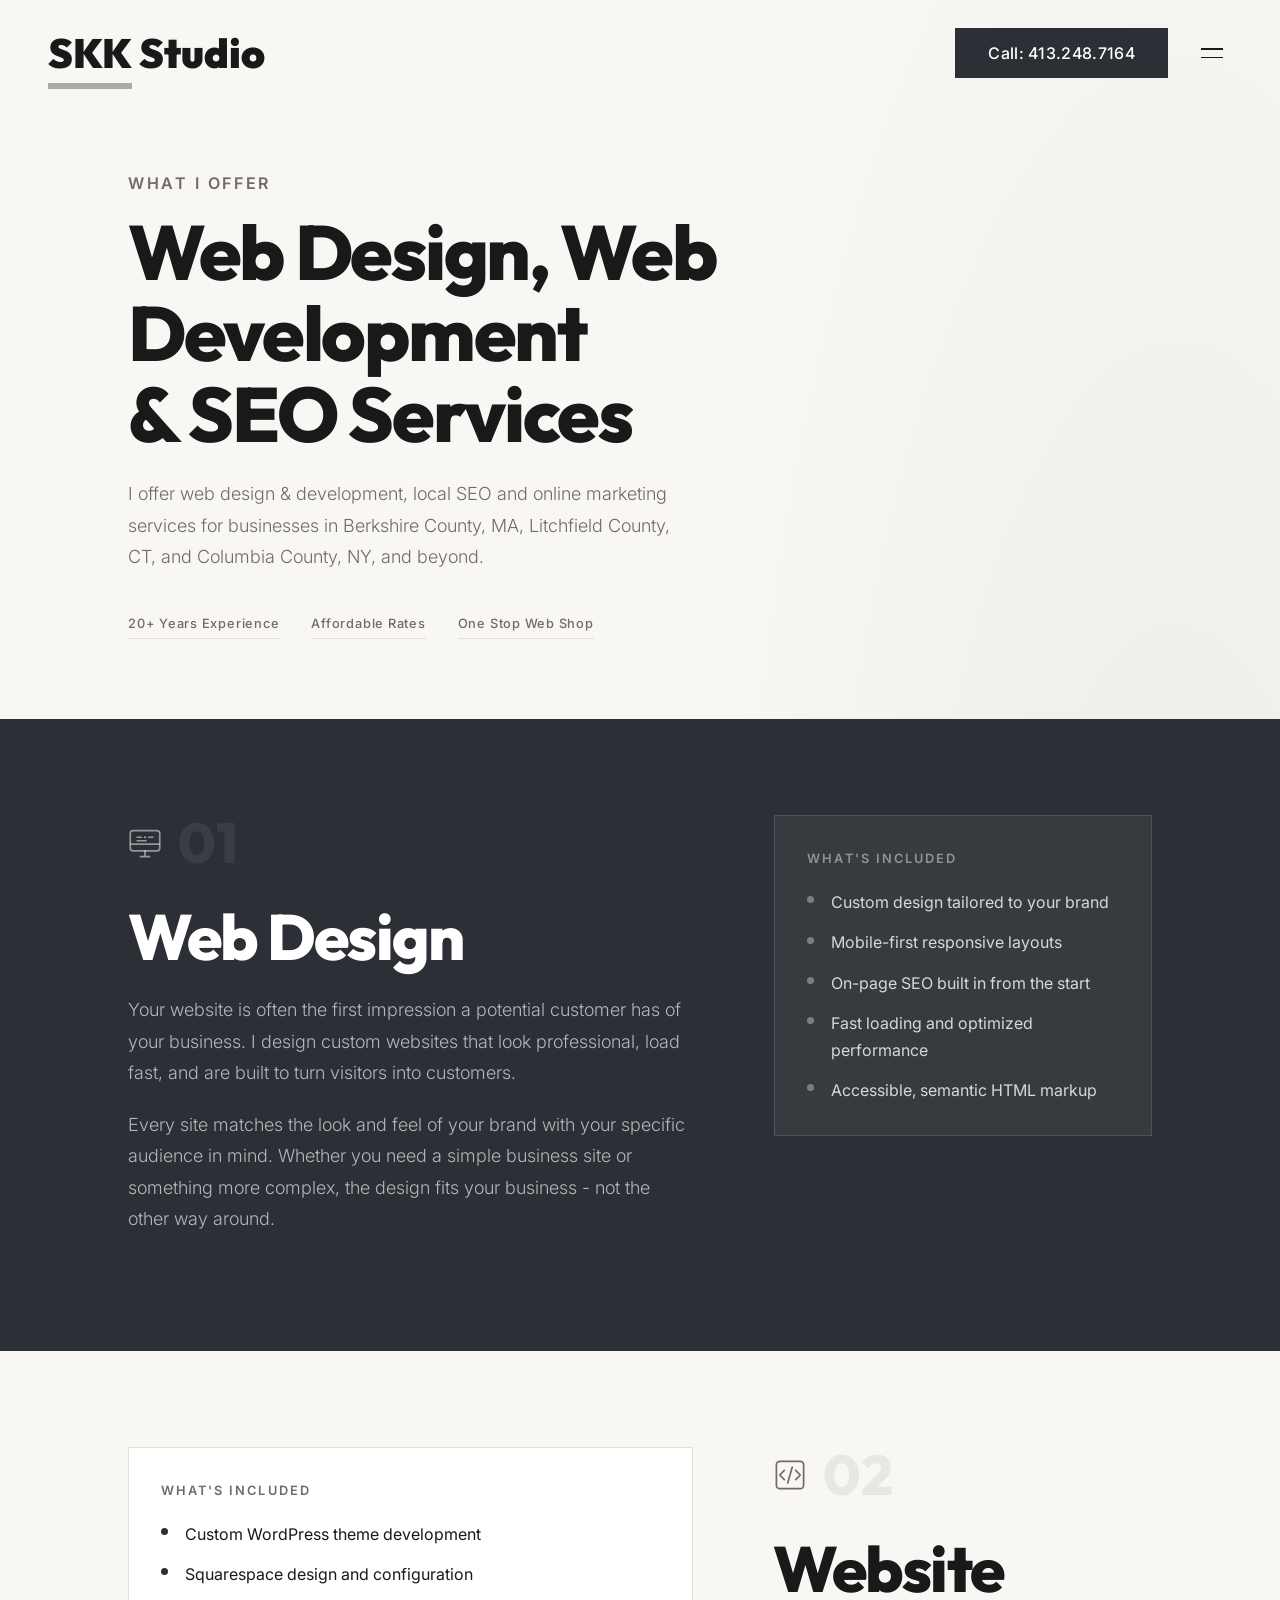
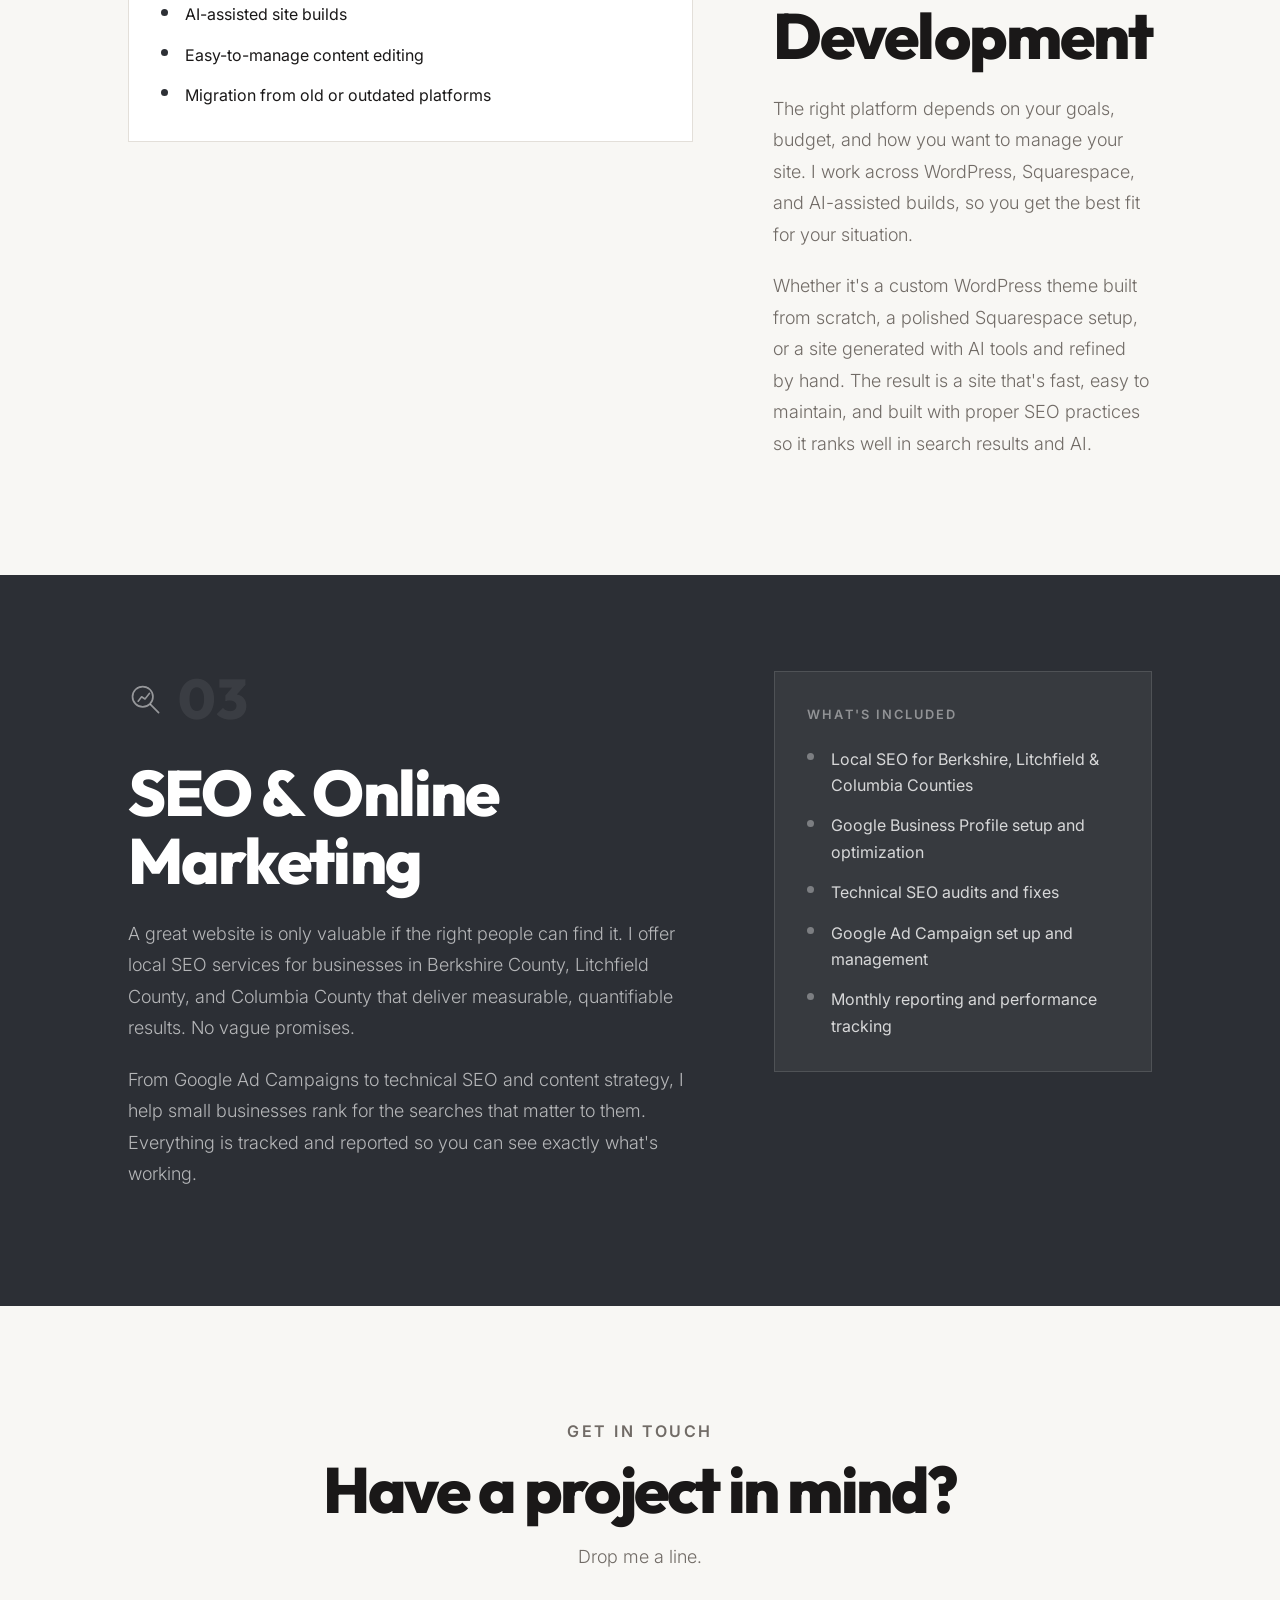
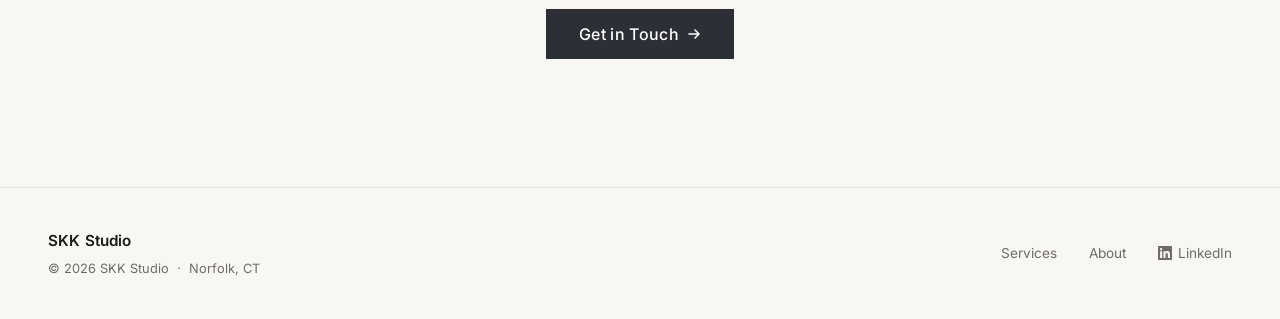
<file: services.html>
<!DOCTYPE html>
<html lang="en">
<head>

<script async src="https://www.googletagmanager.com/gtm.js?id=GTM-TCQZRPBM"></script>
<script>
  window.dataLayer = window.dataLayer || [];
  function gtag(){dataLayer.push(arguments);}
  gtag('js', new Date());
</script>

  <meta charset="UTF-8">
  <meta name="viewport" content="width=device-width, initial-scale=1.0">
  <meta name="robots" content="index, follow">
  <title>Web Design, WordPress & SEO Services | Berkshire County, MA | SKK Studio</title>
  <meta name="description" content="Web design, WordPress development, and SEO services for businesses in Berkshire County MA, Litchfield County CT, and Columbia County NY. 20+ years of experience.">
  <meta name="author" content="Sean K Kennedy">
  <link rel="canonical" href="https://skkstudio.com/services">

  <!-- Open Graph -->
  <meta property="og:type" content="website">
  <meta property="og:url" content="https://skkstudio.com/services">
  <meta property="og:title" content="Web Design, WordPress & SEO Services | Berkshire County, MA | SKK Studio">
  <meta property="og:description" content="Web design, WordPress development, and SEO services for businesses in Berkshire County MA, Litchfield County CT, and Columbia County NY.">
  <meta property="og:image" content="https://skkstudio.com/img/Sean-K-Kennedy.webp">
  <meta name="twitter:card" content="summary_large_image">

  <!-- Service Schema -->
  <script type="application/ld+json">
  {
    "@context": "https://schema.org",
    "@type": "ItemList",
    "name": "SKK Studio Services",
    "itemListElement": [
      {
        "@type": "Service",
        "position": 1,
        "name": "Web Design",
        "description": "Custom web design for businesses in Berkshire County MA and the surrounding tri-state area. Mobile-first, fast-loading, conversion-focused design with no templates.",
        "provider": { "@type": "ProfessionalService", "name": "SKK Studio", "url": "https://skkstudio.com" }
      },
      {
        "@type": "Service",
        "position": 2,
        "name": "Website Development",
        "description": "Website development using WordPress, Squarespace, and AI-assisted builds for businesses in the Berkshires and tri-state area.",
        "provider": { "@type": "ProfessionalService", "name": "SKK Studio", "url": "https://skkstudio.com" }
      },
      {
        "@type": "Service",
        "position": 3,
        "name": "SEO & Online Marketing",
        "description": "Local SEO and online marketing for small businesses in Berkshire County MA, Litchfield County CT, and Columbia County NY.",
        "provider": { "@type": "ProfessionalService", "name": "SKK Studio", "url": "https://skkstudio.com" }
      },
    ]
  }
  </script>

  <!-- Breadcrumb Schema -->
  <script type="application/ld+json">
  {
    "@context": "https://schema.org",
    "@type": "BreadcrumbList",
    "itemListElement": [
      { "@type": "ListItem", "position": 1, "name": "Home", "item": "https://skkstudio.com/" },
      { "@type": "ListItem", "position": 2, "name": "Services", "item": "https://skkstudio.com/services" }
    ]
  }
  </script>

  <link rel="preconnect" href="https://fonts.googleapis.com">
  <link rel="preconnect" href="https://fonts.gstatic.com" crossorigin>
  <link href="https://fonts.googleapis.com/css2?family=Outfit:wght@700;800&family=Inter:wght@300;400;500;600&display=swap" rel="stylesheet">
  <link rel="stylesheet" href="css/styles.css">
</head>
<body>

  <!-- ========== HEADER ========== -->
  <header class="site-header" id="site-header">
    <div class="container">
      <a href="/" class="site-logo"><span class="site-logo__skk">SKK</span> Studio</a>
      <a class="btn btn--primary" href="tel:413-248-7164">Call: 413.248.7164</a>
      <button class="menu-toggle" aria-label="Toggle navigation" aria-expanded="false" aria-controls="mobile-nav">
        <span></span>
        <span></span>
      </button>
    </div>
  </header>

  <!-- ========== MOBILE NAV ========== -->
  <nav class="mobile-nav" id="mobile-nav" aria-hidden="true">
    <p class="mobile-nav__label">Navigation</p>
    <div class="mobile-nav__bottom">
      <div class="mobile-nav__links">
        <a class="mobile-nav__link" href="/about"><span>01</span>About</a>
        <a class="mobile-nav__link" href="mailto:info@skkstudio.com"><span>02</span>Get in Touch</a>
        <a class="mobile-nav__link" href="/"><span>03</span>Back to Home</a>
      </div>
      <div class="mobile-nav__footer">
        <a class="mobile-nav__call" href="tel:413-248-7164">Call: 413.248.7164</a>
        <p class="mobile-nav__location">Norfolk, CT &nbsp;·&nbsp; The Berkshires</p>
      </div>
    </div>
  </nav>

  <main>

    <!-- ========== PAGE HERO ========== -->
    <section class="page-hero">
      <div class="container">
        <div class="page-hero__inner">

          <span class="page-hero__eyebrow">What I Offer</span>

          <h1 class="page-hero__title">Web Design, Web Development<br>&amp; SEO Services</h1>

          <p class="page-hero__desc">
            I offer web design & development, local SEO and online marketing services for businesses
            in Berkshire County, MA, Litchfield County, CT, and Columbia County, NY, and beyond.
          </p>

          <div class="page-hero__meta">
            <span>20+ Years Experience</span>
            <span>Affordable Rates</span>
            <span>One Stop Web Shop</span>
          </div>

        </div>
      </div>
    </section>

    <!-- ========== SERVICE 1: WEB DESIGN ========== -->
    <section class="service-detail service-detail--dark" id="web-design">
      <div class="container">
        <div class="service-detail__inner reveal">

          <div class="service-detail__main">
            <div class="service-detail__header">
              <div class="service-detail__icon" aria-hidden="true">
                <svg width="34" height="34" viewBox="0 0 30 30" fill="none" xmlns="http://www.w3.org/2000/svg">
                  <rect x="2" y="4" width="26" height="18" rx="2.5" stroke="currentColor" stroke-width="1.5"/>
                  <path d="M2 16h26" stroke="currentColor" stroke-width="1.5"/>
                  <path d="M11 27h8M15 22v5" stroke="currentColor" stroke-width="1.5" stroke-linecap="round"/>
                  <circle cx="15" cy="10" r="1" fill="currentColor"/>
                  <path d="M8 10h4M18 10h4M8 13h8" stroke="currentColor" stroke-width="1.3" stroke-linecap="round"/>
                </svg>
              </div>
              <span class="service-detail__num">01</span>
            </div>
            <h2 class="service-detail__title">Web Design</h2>
            <p class="service-detail__desc">
              Your website is often the first impression a potential customer has of your business.
              I design custom websites that look professional, load fast, and are built to turn visitors
              into customers.
            </p>
            <p class="service-detail__desc">
              Every site matches the look and feel of your brand
              with your specific audience in mind. Whether you need a simple business site or something
              more complex, the design fits your business - not the other way around.
            </p>
          </div>

          <aside class="service-detail__aside">
            <h3 class="service-detail__aside-title">What's included</h3>
            <ul class="service-detail__list">
              <li>Custom design tailored to your brand</li>
              <li>Mobile-first responsive layouts</li>
              <li>On-page SEO built in from the start</li>
              <li>Fast loading and optimized performance</li>
              <li>Accessible, semantic HTML markup</li>
            </ul>
          </aside>

        </div>
      </div>
    </section>

    <!-- ========== SERVICE 2: WORDPRESS ========== -->
    <section class="service-detail service-detail--light" id="wordpress">
      <div class="container">
        <div class="service-detail__inner service-detail__inner--reversed reveal">

          <aside class="service-detail__aside">
            <h3 class="service-detail__aside-title">What's included</h3>
            <ul class="service-detail__list">
              <li>Custom WordPress theme development</li>
              <li>Squarespace design and configuration</li>
              <li>AI-assisted site builds</li>
              <li>Easy-to-manage content editing</li>
              <li>Migration from old or outdated platforms</li>
            </ul>
          </aside>

          <div class="service-detail__main">
            <div class="service-detail__header">
              <div class="service-detail__icon" aria-hidden="true">
                <svg width="34" height="34" viewBox="0 0 30 30" fill="none" xmlns="http://www.w3.org/2000/svg">
                  <rect x="3" y="3" width="24" height="24" rx="3" stroke="currentColor" stroke-width="1.5"/>
                  <path d="M10 11l-4 4 4 4" stroke="currentColor" stroke-width="1.5" stroke-linecap="round" stroke-linejoin="round"/>
                  <path d="M20 11l4 4-4 4" stroke="currentColor" stroke-width="1.5" stroke-linecap="round" stroke-linejoin="round"/>
                  <path d="M17 8l-4 14" stroke="currentColor" stroke-width="1.5" stroke-linecap="round"/>
                </svg>
              </div>
              <span class="service-detail__num">02</span>
            </div>
            <h2 class="service-detail__title">Website Development</h2>
            <p class="service-detail__desc">
              The right platform depends on your goals, budget, and how you want to manage your site.
              I work across WordPress, Squarespace, and AI-assisted builds, so you get the best fit
              for your situation.
            </p>
            <p class="service-detail__desc">
              Whether it's a custom WordPress theme built from scratch, a polished Squarespace setup,
              or a site generated with AI tools and refined by hand. The result is a site that's
              fast, easy to maintain, and built with proper SEO practices so it ranks well in search results and AI.
            </p>
          </div>

        </div>
      </div>
    </section>

    <!-- ========== SERVICE 3: SEO & MARKETING ========== -->
    <section class="service-detail service-detail--dark" id="seo">
      <div class="container">
        <div class="service-detail__inner reveal">

          <div class="service-detail__main">
            <div class="service-detail__header">
              <div class="service-detail__icon" aria-hidden="true">
                <svg width="34" height="34" viewBox="0 0 30 30" fill="none" xmlns="http://www.w3.org/2000/svg">
                  <circle cx="13" cy="13" r="9" stroke="currentColor" stroke-width="1.5"/>
                  <path d="M20 20l7 7" stroke="currentColor" stroke-width="1.5" stroke-linecap="round"/>
                  <path d="M9 17l3-4 3 2 4-5" stroke="currentColor" stroke-width="1.4" stroke-linecap="round" stroke-linejoin="round"/>
                </svg>
              </div>
              <span class="service-detail__num">03</span>
            </div>
            <h2 class="service-detail__title">SEO &amp; Online Marketing</h2>
            <p class="service-detail__desc">
              A great website is only valuable if the right people can find it. I offer local SEO
              services for businesses in Berkshire County, Litchfield County, and Columbia County
              that deliver measurable, quantifiable results. No vague promises.
            </p>
            <p class="service-detail__desc">
              From Google Ad Campaigns to technical SEO and content
              strategy, I help small businesses rank for the searches that matter to them. Everything
              is tracked and reported so you can see exactly what's working.
            </p>
          </div>

          <aside class="service-detail__aside">
            <h3 class="service-detail__aside-title">What's included</h3>
            <ul class="service-detail__list">
              <li>Local SEO for Berkshire, Litchfield &amp; Columbia Counties</li>
              <li>Google Business Profile setup and optimization</li>
              <li>Technical SEO audits and fixes</li>
              <li>Google Ad Campaign set up and management</li>
              <li>Monthly reporting and performance tracking</li>
            </ul>
          </aside>

        </div>
      </div>
    </section>

    <!-- AI Automations service temporarily hidden
    <section class="service-detail service-detail--dark" id="ai-automations">
      <div class="container">
        <div class="service-detail__inner service-detail__inner--reversed reveal">

          <aside class="service-detail__aside">
            <h3 class="service-detail__aside-title">What's included</h3>
            <ul class="service-detail__list">
              <li>Custom AI workflow design and setup</li>
              <li>Third-party API and tool integrations</li>
              <li>Automated email and notification systems</li>
              <li>Data sync between your existing tools</li>
              <li>Documentation and hand-off training</li>
            </ul>
          </aside>

          <div class="service-detail__main">
            <div class="service-detail__header">
              <div class="service-detail__icon" aria-hidden="true">
                <svg width="34" height="34" viewBox="0 0 30 30" fill="none" xmlns="http://www.w3.org/2000/svg">
                  <circle cx="8" cy="8" r="3" stroke="currentColor" stroke-width="1.5"/>
                  <circle cx="22" cy="8" r="3" stroke="currentColor" stroke-width="1.5"/>
                  <circle cx="8" cy="22" r="3" stroke="currentColor" stroke-width="1.5"/>
                  <circle cx="22" cy="22" r="3" stroke="currentColor" stroke-width="1.5"/>
                  <circle cx="15" cy="15" r="3.5" stroke="currentColor" stroke-width="1.5"/>
                  <path d="M11 8h6M11 22h6M8 11v6M22 11v6M12.5 12.5l-3-3M17.5 12.5l3-3M12.5 17.5l-3 3M17.5 17.5l3 3" stroke="currentColor" stroke-width="1.2" stroke-linecap="round"/>
                </svg>
              </div>
              <span class="service-detail__num">04</span>
            </div>
            <h2 class="service-detail__title">AI Automations &amp; Integrations</h2>
            <p class="service-detail__desc">
              Repetitive tasks drain time that could be spent on work that actually grows your business.
              I design and build AI-powered automations and tool integrations that handle the busywork —
              so you can focus on what you do best.
            </p>
            <p class="service-detail__desc">
              Whether it's connecting your CRM to your email platform, automating invoice and follow-up
              workflows, or building custom AI tools tailored to how you work, the goal is always
              the same: less manual work, more output.
            </p>
            <a href="mailto:info@skkstudio.com" class="btn btn--outline">Get in Touch</a>
          </div>

        </div>
      </div>
    </section>
    -->

    <!-- ========== CONTACT CTA ========== -->
    <section class="contact-cta">
      <div class="container">
        <div class="contact-cta__inner reveal">
          <span class="section-label">Get in Touch</span>
          <h2 class="contact-cta__title">Have a project in mind?</h2>
          <p class="contact-cta__desc">Drop me a line.</p>
          <a href="mailto:info@skkstudio.com" class="btn btn--primary">
            Get in Touch
            <svg width="14" height="14" viewBox="0 0 14 14" fill="none" xmlns="http://www.w3.org/2000/svg" aria-hidden="true">
              <path d="M2 7h10M8 3l4 4-4 4" stroke="currentColor" stroke-width="1.5" stroke-linecap="round" stroke-linejoin="round"/>
            </svg>
          </a>
        </div>
      </div>
    </section>

  </main>

  <!-- ========== FOOTER ========== -->
  <footer class="site-footer">
    <div class="container">
      <div class="site-footer__inner">
        <div class="site-footer__brand">
          <span class="site-footer__name">SKK Studio</span>
          <span class="site-footer__copy">&copy; <span id="year"></span> SKK Studio &nbsp;·&nbsp; Norfolk, CT</span>
        </div>
        <nav class="site-footer__nav" aria-label="Footer">
          <a href="/services">Services</a>
          <a href="/about">About</a>
          <a href="https://www.linkedin.com/in/seankobukkennedy/" target="_blank" rel="noopener noreferrer">
            <svg width="14" height="14" viewBox="0 0 24 24" fill="currentColor" xmlns="http://www.w3.org/2000/svg" aria-hidden="true">
              <path d="M20.447 20.452h-3.554v-5.569c0-1.328-.027-3.037-1.852-3.037-1.853 0-2.136 1.445-2.136 2.939v5.667H9.351V9h3.414v1.561h.046c.477-.9 1.637-1.85 3.37-1.85 3.601 0 4.267 2.37 4.267 5.455v6.286zM5.337 7.433a2.062 2.062 0 01-2.063-2.065 2.064 2.064 0 112.063 2.065zm1.782 13.019H3.555V9h3.564v11.452zM22.225 0H1.771C.792 0 0 .774 0 1.729v20.542C0 23.227.792 24 1.771 24h20.451C23.2 24 24 23.227 24 22.271V1.729C24 .774 23.2 0 22.222 0h.003z"/>
            </svg>
            LinkedIn
          </a>
        </nav>
      </div>
    </div>
  </footer>

  <a href="#" class="back-to-top" aria-label="Back to top">
    <svg width="18" height="18" viewBox="0 0 18 18" fill="none" xmlns="http://www.w3.org/2000/svg" aria-hidden="true">
      <path d="M9 15V3M3 7l6-6 6 6" stroke="currentColor" stroke-width="1.5" stroke-linecap="round" stroke-linejoin="round"/>
    </svg>
  </a>

  <script src="js/main.js"></script>
</body>
</html>
</file>
<file: css/styles.css>
@charset "UTF-8";
*, *::before, *::after {
  box-sizing: border-box;
  margin: 0;
  padding: 0;
}

html {
  scroll-behavior: smooth;
  -webkit-text-size-adjust: 100%;
  font-size: 16px;
  overflow-x: hidden;
}

body {
  font-family: "Inter", -apple-system, BlinkMacSystemFont, "Segoe UI", sans-serif;
  font-size: 1rem;
  line-height: 1.65;
  color: #1A1818;
  background-color: #F8F7F4;
  background-image: radial-gradient(ellipse 55% 65% at 92% 35%, rgba(227, 223, 217, 0.5) 0%, transparent 70%);
  background-attachment: scroll;
  background-size: 100% auto;
  -webkit-font-smoothing: antialiased;
  -moz-osx-font-smoothing: grayscale;
  overflow-x: hidden;
}
@media (max-width: 768px) {
  body {
    background-image: none;
  }
}

a {
  color: inherit;
  text-decoration: none;
}

img, svg {
  display: block;
  max-width: 100%;
}

ul, ol {
  list-style: none;
}

.container {
  max-width: 1120px;
  margin: 0 auto;
  padding-left: clamp(1.5rem, 5vw, 3rem);
  padding-right: clamp(1.5rem, 5vw, 3rem);
}

h2 {
  font-family: "Outfit", -apple-system, BlinkMacSystemFont, sans-serif;
  font-size: clamp(2.5rem, 5vw, 4rem);
  font-weight: 800;
  letter-spacing: -0.03em;
  line-height: 1.05;
  color: #1A1818;
}

.contact-cta__desc, .service-detail__desc, .page-hero__desc, .about__bio p, .service-card__desc, .hero__status, .section-desc {
  font-size: 1.125rem;
  font-weight: 300;
  color: #716b66;
  line-height: 1.75;
}

.service-detail__aside-title, .page-hero__eyebrow, .coming-soon__label, .hero__eyebrow, .section-label {
  font-size: 1rem;
  font-weight: 600;
  letter-spacing: 0.16em;
  text-transform: uppercase;
}

.section-label {
  display: inline-block;
  color: #716b66;
  margin-bottom: 0.75rem;
}

.section-title {
  margin-bottom: 0.75rem;
}

.section-desc {
  max-width: 46ch;
}

.section-header {
  margin-bottom: 3.5rem;
}

.btn {
  display: inline-flex;
  align-items: center;
  gap: 0.5rem;
  font-family: "Inter", -apple-system, BlinkMacSystemFont, "Segoe UI", sans-serif;
  font-size: 1rem;
  font-weight: 500;
  letter-spacing: 0.02em;
  line-height: 1;
  padding: 1rem 2rem;
  border: 1.5px solid transparent;
  cursor: pointer;
  transition: background-color 0.35s cubic-bezier(0.4, 0, 0.2, 1), border-color 0.35s cubic-bezier(0.4, 0, 0.2, 1), color 0.35s cubic-bezier(0.4, 0, 0.2, 1), transform 0.2s cubic-bezier(0.4, 0, 0.2, 1), box-shadow 0.35s cubic-bezier(0.4, 0, 0.2, 1);
}
.btn--primary {
  background-color: #2C2F35;
  border-color: #2C2F35;
  color: #FFFFFF;
}
.btn--primary:hover {
  background-color: #1E2C38;
  border-color: #1E2C38;
  transform: translateY(-1px);
  box-shadow: 0 4px 16px rgba(44, 47, 53, 0.22);
}
.btn--primary:active {
  transform: translateY(0);
}
.btn--outline {
  background-color: transparent;
  border-color: #2C2F35;
  color: #2C2F35;
}
.btn--outline:hover {
  background-color: #2C2F35;
  color: #FFFFFF;
}

.site-header {
  position: static;
  padding: 1.75rem 0;
}
.site-header .container {
  max-width: 1540px;
  display: flex;
  align-items: center;
  justify-content: space-between;
  gap: 1.5rem;
}
.site-header .btn--outline {
  margin-left: auto;
}
@media (max-width: 768px) {
  .site-header .btn--outline {
    display: none;
  }
}
.site-header .btn--primary {
  margin-left: auto;
}
@media (max-width: 600px) {
  .site-header .btn--primary {
    display: none;
  }
}

.menu-toggle {
  display: flex;
  position: relative;
  z-index: 201;
  width: 2.5rem;
  height: 2.5rem;
  flex-direction: column;
  align-items: center;
  justify-content: center;
  gap: 7px;
  background: none;
  border: none;
  cursor: pointer;
  padding: 0;
}
.menu-toggle span {
  display: block;
  width: 22px;
  height: 1.5px;
  background-color: #1A1818;
  transition: transform 0.35s cubic-bezier(0.4, 0, 0.2, 1), opacity 0.25s cubic-bezier(0.4, 0, 0.2, 1), background-color 0.3s;
}
.menu-toggle.is-active {
  position: fixed;
  top: 1.75rem;
  right: calc(clamp(1.5rem, 5vw, 3rem) + max(0px, (100vw - 1540px) / 2));
}
.menu-toggle.is-active span {
  background-color: #fff;
}
.menu-toggle.is-active span:first-child {
  transform: translateY(4.25px) rotate(45deg);
}
.menu-toggle.is-active span:last-child {
  transform: translateY(-4.25px) rotate(-45deg);
}

.mobile-nav {
  position: fixed;
  inset: 0;
  z-index: 200;
  background-color: #2C2F35;
  display: flex;
  flex-direction: column;
  justify-content: center;
  gap: 2.5rem;
  padding: 2rem clamp(1.5rem, 5vw, 3rem);
  overflow-y: auto;
  visibility: hidden;
  clip-path: circle(0px at 100% 0);
  transition: clip-path 0.6s cubic-bezier(0.16, 1, 0.3, 1), visibility 0s linear 0.6s;
}
.mobile-nav.is-open {
  visibility: visible;
  clip-path: circle(150% at 100% 0);
  transition: clip-path 0.6s cubic-bezier(0.16, 1, 0.3, 1), visibility 0s;
}
.mobile-nav__label {
  font-size: 0.7rem;
  font-weight: 600;
  letter-spacing: 0.2em;
  text-transform: uppercase;
  color: rgba(255, 255, 255, 0.3);
  text-align: center;
  opacity: 0;
}
.mobile-nav.is-open .mobile-nav__label {
  animation: navLinkIn 0.4s cubic-bezier(0.16, 1, 0.3, 1) 0.05s forwards;
}
.mobile-nav__bottom {
  display: flex;
  flex-direction: column;
  gap: 3rem;
}
.mobile-nav__links {
  display: flex;
  flex-direction: column;
}
.mobile-nav__link {
  display: flex;
  align-items: baseline;
  justify-content: center;
  gap: 1rem;
  font-family: "Outfit", -apple-system, BlinkMacSystemFont, sans-serif;
  font-size: clamp(2.5rem, 11vw, 4rem);
  font-weight: 700;
  letter-spacing: -0.02em;
  color: rgba(255, 255, 255, 0.88);
  padding: 1rem 0;
  border-bottom: 1px solid rgba(255, 255, 255, 0.1);
  opacity: 0;
  transform: translateY(20px);
  transition: color 0.2s cubic-bezier(0.4, 0, 0.2, 1);
}
.mobile-nav__link span {
  font-family: "Inter", -apple-system, BlinkMacSystemFont, "Segoe UI", sans-serif;
  font-size: 0.8rem;
  font-weight: 400;
  color: rgba(255, 255, 255, 0.3);
  letter-spacing: 0.04em;
}
.mobile-nav__link:hover {
  color: #fff;
}
.mobile-nav.is-open .mobile-nav__link {
  animation: navLinkIn 0.5s cubic-bezier(0.16, 1, 0.3, 1) forwards;
}
.mobile-nav.is-open .mobile-nav__link:nth-child(1) {
  animation-delay: 0.15s;
}
.mobile-nav.is-open .mobile-nav__link:nth-child(2) {
  animation-delay: 0.22s;
}
.mobile-nav.is-open .mobile-nav__link:nth-child(3) {
  animation-delay: 0.29s;
}
.mobile-nav__footer {
  display: flex;
  flex-direction: column;
  align-items: center;
  gap: 0.5rem;
  opacity: 0;
  transform: translateY(12px);
}
.mobile-nav.is-open .mobile-nav__footer {
  animation: navLinkIn 0.5s cubic-bezier(0.16, 1, 0.3, 1) 0.36s forwards;
}
.mobile-nav__call {
  font-family: "Outfit", -apple-system, BlinkMacSystemFont, sans-serif;
  font-size: 2rem;
  font-weight: 500;
  color: rgba(255, 255, 255, 0.85);
  letter-spacing: 0.02em;
  text-align: center;
}
.mobile-nav__location {
  font-size: 0.85rem;
  font-weight: 400;
  color: rgba(255, 255, 255, 0.35);
  letter-spacing: 0.03em;
  text-align: center;
}

@keyframes navLinkIn {
  from {
    opacity: 0;
    transform: translateY(20px);
  }
  to {
    opacity: 1;
    transform: translateY(0);
  }
}
.site-logo {
  font-family: "Outfit", -apple-system, BlinkMacSystemFont, sans-serif;
  font-size: 2.55rem;
  font-weight: 900;
  line-height: 1;
  color: #1A1818;
  transition: opacity 0.2s cubic-bezier(0.4, 0, 0.2, 1);
}
.site-logo:hover {
  opacity: 0.65;
}
.site-logo__skk {
  position: relative;
}
.site-logo__skk::after {
  content: "";
  position: absolute;
  bottom: -0.25em;
  left: 0;
  width: 100%;
  height: 6px;
  background-color: #aaa;
}

.hero {
  position: relative;
  display: flex;
  align-items: center;
  min-height: calc(100vh - 6rem);
  padding-bottom: 5rem;
}
@media (max-width: 768px) {
  .hero {
    min-height: unset;
    align-items: flex-start;
    padding: 3rem 0 3rem;
  }
}
.hero::after {
  content: "";
  position: absolute;
  inset: 0;
  background: radial-gradient(ellipse 55% 70% at 42% 55%, rgba(248, 247, 244, 0.9) 0%, rgba(248, 247, 244, 0.45) 50%, transparent 80%);
  pointer-events: none;
  z-index: 0;
}
@media (max-width: 768px) {
  .hero::after {
    display: none;
  }
}
.hero__bg-glow {
  display: none;
}
.hero__inner {
  position: relative;
  z-index: 1;
  max-width: 960px;
}
.hero__eyebrow {
  display: inline-flex;
  align-items: center;
  gap: 0.625rem;
  color: #2C2F35;
  margin-bottom: 1.75rem;
}
.hero__eyebrow::before {
  display: inline-block;
  width: 22px;
  height: 1.5px;
  background-color: currentColor;
  flex-shrink: 0;
}
.hero__h1 {
  font-family: "Inter", -apple-system, BlinkMacSystemFont, "Segoe UI", sans-serif;
  font-size: clamp(1.25rem, 2vw, 1.75rem);
  font-weight: 500;
  color: #716b66;
  line-height: 1.4;
  margin-bottom: 1.25rem;
}
.hero__name {
  font-family: "Outfit", -apple-system, BlinkMacSystemFont, sans-serif;
  font-size: clamp(2.5rem, 7.5vw, 5.5rem);
  font-weight: 800;
  letter-spacing: -0.01em;
  line-height: 0.9;
  color: #1A1818;
  margin-bottom: 2rem;
}
.hero__tagline {
  font-size: clamp(1.125rem, 2.5vw, 1.5rem);
  font-weight: 300;
  color: #716b66;
  line-height: 1.5;
  margin-bottom: 1.5rem;
}
.hero__location {
  display: inline-flex;
  align-items: center;
  gap: 0.4rem;
  font-size: 1.125rem;
  font-weight: 400;
  color: #716b66;
  letter-spacing: 0.03em;
  margin-bottom: 2.5rem;
}
.hero__divider {
  width: 40px;
  height: 1.5px;
  background-color: #E3DFD9;
  margin-bottom: 1.75rem;
}
.hero__status {
  margin-bottom: 2rem;
}

.client-logos {
  padding: 3.5rem 0;
  margin-top: calc(80px + 4rem);
}
@media (max-width: 480px) {
  .client-logos {
    padding: 1.5rem 0;
    margin-top: calc(80px + 0.5rem);
  }
}
.client-logos {
  background-color: #eceae5;
  border-top: 1px solid #E3DFD9;
  border-bottom: 1px solid #E3DFD9;
  overflow: hidden;
}
.client-logos__label {
  text-align: center;
  font-weight: 600;
  letter-spacing: 0.12em;
  text-transform: uppercase;
  color: #716b66;
  margin-bottom: 2rem;
}
.client-logos__outer {
  display: flex;
  overflow: hidden;
  mask-image: linear-gradient(to right, transparent 0%, black 10%, black 90%, transparent 100%);
  -webkit-mask-image: linear-gradient(to right, transparent 0%, black 10%, black 90%, transparent 100%);
}
.client-logos__outer:hover .client-logos__track {
  animation-play-state: paused;
}
.client-logos__track {
  display: flex;
  align-items: center;
  gap: 4rem;
  flex-shrink: 0;
  padding-right: 4rem;
  animation: logo-scroll 28s linear infinite;
  will-change: transform;
}
.client-logos__img {
  height: 100px;
  padding: 1rem;
  background-color: #fff;
  border-radius: 8px;
  width: auto;
  object-fit: contain;
  filter: grayscale(100%);
  opacity: 0.8;
  transition: opacity 0.25s cubic-bezier(0.4, 0, 0.2, 1), filter 0.25s cubic-bezier(0.4, 0, 0.2, 1);
  flex-shrink: 0;
}
.client-logos__img:hover {
  filter: grayscale(0%);
  opacity: 1;
}

@keyframes logo-scroll {
  from {
    transform: translateX(0);
  }
  to {
    transform: translateX(-100%);
  }
}
.services {
  position: relative;
  z-index: 1;
  padding: calc(6rem + 80px) 0;
  background-color: #2C2F35;
  clip-path: polygon(0 80px, 100% 0, 100% calc(100% - 80px), 0 100%);
  margin-top: 3rem;
  margin-bottom: -80px;
}
.services .section-label {
  color: rgba(255, 255, 255, 0.45);
}
.services .section-title {
  color: #FFFFFF;
}
.services .section-desc {
  color: rgba(255, 255, 255, 0.6);
}

.services__grid {
  display: grid;
  grid-template-columns: 1fr;
  background-color: #E3DFD9;
  border: 1px solid #E3DFD9;
  gap: 1px;
}
@media (min-width: 768px) {
  .services__grid {
    grid-template-columns: repeat(2, 1fr);
  }
}
@media (min-width: 1024px) {
  .services__grid {
    grid-template-columns: repeat(3, 1fr);
  }
}

.services__more {
  text-align: center;
  margin-top: 3rem;
}
.services__more .btn--outline {
  border-color: rgba(255, 255, 255, 0.35);
  color: rgba(255, 255, 255, 0.85);
}
.services__more .btn--outline:hover {
  border-color: #fff;
  color: #fff;
  background-color: rgba(255, 255, 255, 0.08);
}

.service-card {
  position: relative;
  isolation: isolate;
  cursor: pointer;
  background-color: #FFFFFF;
  padding: 2.5rem 2rem 2.75rem;
}
.service-card::before {
  content: "";
  position: absolute;
  inset: 0;
  z-index: -1;
  background-color: #EEF0F2;
  opacity: 0;
  transition: opacity 0.5s cubic-bezier(0.4, 0, 0.2, 1);
}
.service-card:hover::before {
  opacity: 1;
}
.service-card:hover .service-card__icon {
  color: #2C2F35;
}
.service-card__icon {
  color: #716b66;
  margin-bottom: 1.5rem;
  transition: color 0.35s cubic-bezier(0.4, 0, 0.2, 1);
}
.service-card__icon svg {
  width: 48px;
  height: 48px;
}
.service-card__title {
  font-family: "Outfit", -apple-system, BlinkMacSystemFont, sans-serif;
  font-size: 1.25rem;
  font-weight: 700;
  letter-spacing: -0.02em;
  line-height: 1.2;
  color: #1A1818;
  margin-bottom: 0.5rem;
}
.service-card__title a {
  color: inherit;
  text-decoration: none;
}
.service-card__title a::after {
  content: "";
  position: absolute;
  inset: 0;
}
.service-card__desc {
  line-height: 1.65;
}
.service-card:nth-child(2) {
  transition-delay: 0.08s;
}
.service-card:nth-child(3) {
  transition-delay: 0.16s;
}
.service-card:nth-child(4) {
  transition-delay: 0.24s;
}

.about {
  padding: 10rem 0 6rem;
  background-color: #F8F7F4;
}
@media (max-width: 480px) {
  .about {
    padding-top: 5rem;
  }
}
.about__inner {
  display: grid;
  grid-template-columns: 1fr;
  gap: 3rem;
  align-items: center;
}
@media (min-width: 768px) {
  .about__inner {
    grid-template-columns: 5fr 7fr;
    gap: 5rem;
  }
}
.about__photo {
  position: relative;
  width: 100%;
  aspect-ratio: 4/5;
  overflow: hidden;
  background-color: #E3DFD9;
}
.about__photo img {
  width: 100%;
  height: 100%;
  object-fit: cover;
  object-position: center top;
  display: block;
}
.about__photo--placeholder::after {
  content: "SKK";
  position: absolute;
  inset: 0;
  display: flex;
  align-items: center;
  justify-content: center;
  font-family: "Outfit", -apple-system, BlinkMacSystemFont, sans-serif;
  font-size: 4rem;
  font-weight: 800;
  color: #E3DFD9;
  letter-spacing: 0.1em;
}
.about__title {
  margin-bottom: 1.5rem;
}
.about__bio {
  display: flex;
  flex-direction: column;
  gap: 1rem;
}
.about__bio p {
  line-height: 1.8;
}
.about__more {
  margin-top: 2rem;
}
.about--page {
  padding: 2rem 0 6rem;
}

.coming-soon {
  margin-top: 12rem;
  max-width: 600px;
  margin-inline: auto;
  padding: 3rem 0;
  background-color: #2C2F35;
}
.coming-soon__inner {
  display: flex;
  flex-direction: column;
  gap: 1rem;
}
@media (min-width: 768px) {
  .coming-soon__inner {
    flex-direction: column;
    gap: 1rem;
  }
}
.coming-soon__label {
  color: rgba(255, 255, 255, 0.5);
  flex-shrink: 0;
  text-align: center;
}
.coming-soon__text {
  font-size: clamp(1.5rem, 3vw, 2.25rem);
  font-family: "Outfit", -apple-system, BlinkMacSystemFont, sans-serif;
  font-weight: 700;
  letter-spacing: -0.02em;
  line-height: 1.3;
  text-align: center;
  color: #FFFFFF;
}
@media (min-width: 768px) {
  .coming-soon__text {
    flex: 1;
  }
}
.coming-soon__list {
  display: flex;
  flex-wrap: wrap;
  gap: 0.5rem 1.5rem;
  flex-shrink: 0;
}
.coming-soon__list li {
  font-size: clamp(1.5rem, 3vw, 2.5rem);
  font-family: "Outfit", -apple-system, BlinkMacSystemFont, sans-serif;
  font-weight: 700;
  letter-spacing: -0.02em;
  color: #FFFFFF;
}

.section-divider {
  width: 60px;
  height: 2px;
  background-color: #E3DFD9;
  margin: 0 auto;
}

.page-hero {
  padding: 4rem 0 5rem;
}
@media (max-width: 768px) {
  .page-hero {
    padding: 3rem 0 3.5rem;
  }
}
.page-hero__breadcrumb {
  font-size: 0.8rem;
  font-weight: 400;
  color: #716b66;
  letter-spacing: 0.03em;
  margin-bottom: 2.5rem;
}
.page-hero__breadcrumb a {
  color: inherit;
  text-decoration: underline;
  text-underline-offset: 3px;
}
.page-hero__breadcrumb a:hover {
  color: #1A1818;
}
.page-hero__eyebrow {
  display: block;
  color: #716b66;
  margin-bottom: 1rem;
}
.page-hero__title {
  font-family: "Outfit", -apple-system, BlinkMacSystemFont, sans-serif;
  font-size: clamp(2.75rem, 6vw, 5rem);
  font-weight: 800;
  letter-spacing: -0.03em;
  line-height: 1.05;
  color: #1A1818;
  margin-bottom: 1.5rem;
}
.page-hero__desc {
  max-width: 52ch;
  margin-bottom: 2.5rem;
}
.page-hero__meta {
  display: flex;
  flex-wrap: wrap;
  gap: 0.5rem 2rem;
}
.page-hero__meta span {
  font-size: 0.8rem;
  font-weight: 500;
  letter-spacing: 0.06em;
  color: #716b66;
  border-bottom: 1.5px solid #E3DFD9;
  padding-bottom: 0.25rem;
}

.service-detail {
  padding: 6rem 0;
}
.service-detail--light {
  background-color: #F8F7F4;
}
.service-detail--dark {
  background-color: #2C2F35;
}
@media (max-width: 768px) {
  .service-detail {
    padding: 4rem 0;
  }
}
.service-detail__inner {
  display: grid;
  grid-template-columns: 1fr;
  gap: 3.5rem;
}
@media (min-width: 1024px) {
  .service-detail__inner {
    grid-template-columns: 3fr 2fr;
    gap: 5rem;
    align-items: start;
  }
}
@media (min-width: 1024px) {
  .service-detail__inner--reversed .service-detail__main {
    order: 2;
  }
  .service-detail__inner--reversed .service-detail__aside {
    order: 1;
  }
}
.service-detail__header {
  display: flex;
  align-items: center;
  gap: 1rem;
  margin-bottom: 2rem;
}
.service-detail__icon {
  color: #716b66;
}
.service-detail--dark .service-detail__icon {
  color: rgba(255, 255, 255, 0.5);
}
.service-detail__num {
  font-family: "Outfit", -apple-system, BlinkMacSystemFont, sans-serif;
  font-size: clamp(2.5rem, 5vw, 3.5rem);
  font-weight: 800;
  color: rgba(26, 24, 24, 0.07);
  line-height: 1;
}
.service-detail--dark .service-detail__num {
  color: rgba(255, 255, 255, 0.07);
}
.service-detail__title {
  margin-bottom: 1.5rem;
}
.service-detail--dark .service-detail__title {
  color: #fff;
}
.service-detail__desc {
  margin-bottom: 1.25rem;
}
.service-detail--dark .service-detail__desc {
  color: rgba(255, 255, 255, 0.65);
}
.service-detail__main .btn {
  margin-top: 1.5rem;
}
.service-detail__aside {
  background-color: #FFFFFF;
  border: 1px solid #E3DFD9;
  padding: 2rem;
}
.service-detail--dark .service-detail__aside {
  background-color: rgba(255, 255, 255, 0.05);
  border-color: rgba(255, 255, 255, 0.12);
}
.service-detail__aside--photo {
  background-color: transparent;
  border: none;
  padding: 0;
}
.service-detail__aside-title {
  font-size: 0.8rem;
  color: #716b66;
  margin-bottom: 1.25rem;
}
.service-detail--dark .service-detail__aside-title {
  color: rgba(255, 255, 255, 0.45);
}
.service-detail__list {
  list-style: none;
  display: flex;
  flex-direction: column;
  gap: 0.875rem;
}
.service-detail__list li {
  font-size: 1rem;
  font-weight: 400;
  color: #1A1818;
  padding-left: 1.5rem;
  position: relative;
}
.service-detail__list li::before {
  content: "";
  position: absolute;
  left: 0;
  top: 0.45em;
  width: 7px;
  height: 7px;
  border-radius: 50%;
  background-color: #2C2F35;
}
.service-detail--dark .service-detail__list li {
  color: rgba(255, 255, 255, 0.8);
}
.service-detail--dark .service-detail__list li::before {
  background-color: rgba(255, 255, 255, 0.35);
}

.service-detail--dark .btn--outline {
  border-color: rgba(255, 255, 255, 0.6);
  color: #fff;
}
.service-detail--dark .btn--outline:hover {
  background-color: rgba(255, 255, 255, 0.12);
  border-color: #fff;
  color: #fff;
}
.service-detail--dark .btn--primary {
  background-color: #fff;
  border-color: #fff;
  color: #2C2F35;
}
.service-detail--dark .btn--primary:hover {
  background-color: rgba(255, 255, 255, 0.88);
  border-color: rgba(255, 255, 255, 0.88);
}

.music-links {
  display: flex;
  gap: 2rem;
  margin-top: 2rem;
  flex-wrap: wrap;
}
.music-links__group {
  display: flex;
  flex-direction: column;
  gap: 0.75rem;
  flex: 1;
  min-width: 10rem;
}
.music-links__site {
  font-family: "Outfit", -apple-system, BlinkMacSystemFont, sans-serif;
  font-size: 1rem;
  font-weight: 700;
  color: #1A1818;
  text-decoration: none;
  border-bottom: 1.5px solid #E3DFD9;
  padding-bottom: 0.5rem;
}
.music-links__site:hover {
  color: #2C2F35;
  border-color: #2C2F35;
}
.music-links__social {
  list-style: none;
  display: flex;
  flex-direction: column;
  gap: 0.4rem;
}
.music-links__social a {
  font-size: 0.875rem;
  color: #716b66;
  text-decoration: none;
}
.music-links__social a:hover {
  color: #1A1818;
}

.contact-cta {
  padding: 7rem 0 8rem;
}
@media (max-width: 480px) {
  .contact-cta {
    padding-top: 5rem;
  }
}
@media (max-width: 768px) {
  .contact-cta {
    padding-bottom: 10rem;
  }
}
.contact-cta__inner {
  max-width: 700px;
  margin: 0 auto;
  text-align: center;
}
.contact-cta__title {
  letter-spacing: -0.04em;
  margin-bottom: 1.125rem;
}
.contact-cta__desc {
  margin: 0 auto 2.25rem;
  max-width: 46ch;
}

.site-footer {
  padding: 2.5rem 0;
  border-top: 1px solid #E3DFD9;
}
.site-footer .container {
  max-width: 1320px;
}
.site-footer__inner {
  display: flex;
  align-items: center;
  justify-content: space-between;
  flex-wrap: wrap;
  gap: 1rem 1.5rem;
}
@media (max-width: 768px) {
  .site-footer__inner {
    flex-direction: column;
    align-items: center;
    text-align: center;
    gap: 1.25rem;
  }
}
.site-footer__brand {
  display: flex;
  flex-direction: column;
  gap: 0.3rem;
  flex: 0 0 auto;
}
.site-footer__name {
  font-size: 0.95rem;
  font-weight: 600;
  color: #1A1818;
  letter-spacing: 0.01em;
}
.site-footer__copy {
  font-size: 0.8rem;
  color: #716b66;
  white-space: nowrap;
}
.site-footer__nav {
  display: flex;
  align-items: center;
  gap: 2rem;
  flex: 0 0 auto;
}
.site-footer__nav a {
  display: inline-flex;
  align-items: center;
  gap: 0.35rem;
  font-size: 0.85rem;
  font-weight: 400;
  color: #716b66;
  text-decoration: none;
  transition: color 0.35s cubic-bezier(0.4, 0, 0.2, 1);
}
.site-footer__nav a:hover {
  color: #1A1818;
}

.reveal {
  opacity: 0;
  transform: translateY(18px);
  transition: opacity 0.7s cubic-bezier(0.16, 1, 0.3, 1), transform 0.7s cubic-bezier(0.16, 1, 0.3, 1);
}
.reveal.is-visible {
  opacity: 1;
  transform: translateY(0);
}

@media (max-width: 768px) {
  .hero__inner {
    opacity: 0;
    transform: translateY(12px);
    animation: fadeUp 0.9s cubic-bezier(0.16, 1, 0.3, 1) 0.15s forwards;
  }
}

/* ================================================================
   ANIMATION #3 — Scale + Stagger (desktop) — saved for reference
@media (min-width: 769px) {
  .hero__eyebrow {
    opacity: 0;
    animation: heroFadeUp 0.55s $ease-out 0.05s forwards;
  }
  .hero__name {
    opacity: 0;
    animation: heroScale 0.9s $ease-out 0.18s forwards;
  }
  .hero__tagline {
    opacity: 0;
    animation: heroFadeUp 0.65s $ease-out 0.44s forwards;
  }
  .hero__location {
    opacity: 0;
    animation: heroFadeUp 0.55s $ease-out 0.58s forwards;
  }
  .hero__cta-wrap {
    opacity: 0;
    animation: heroFadeUp 0.55s $ease-out 0.70s forwards;
  }
  .scroll-cta {
    opacity: 0;
    animation: heroFadeUp 0.55s $ease-out 0.88s forwards;
  }
}
================================================================ */
/* ================================================================
   ANIMATION #5 — Typewriter + Cascade (desktop)
   ================================================================ */
@media (min-width: 769px) {
  .hero__eyebrow {
    opacity: 0;
    display: flex;
    height: 1.75rem;
  }
  .hero__eyebrow.is-typing {
    opacity: 1;
  }
  .hero__eyebrow.is-typing::after {
    content: "|";
    margin-left: 2px;
    font-weight: 300;
    animation: cursorBlink 0.65s step-end infinite;
  }
  .hero--typed .hero__eyebrow {
    opacity: 1;
  }
  .hero__name {
    padding-bottom: 0.3em;
    margin-bottom: calc(2rem - 0.3em);
    -webkit-mask-image: linear-gradient(to right, black 60%, transparent 100%);
    mask-image: linear-gradient(to right, black 60%, transparent 100%);
    -webkit-mask-size: 300% 100%;
    mask-size: 300% 100%;
    -webkit-mask-position: 200% 0;
    mask-position: 200% 0;
    -webkit-mask-repeat: no-repeat;
    mask-repeat: no-repeat;
    animation: heroWipe 1.1s cubic-bezier(0.16, 1, 0.3, 1) 0.1s forwards;
  }
  .hero__h1 {
    opacity: 0;
    animation: heroFadeUp 0.9s cubic-bezier(0.16, 1, 0.3, 1) 0.35s forwards;
  }
  .hero__tagline {
    opacity: 0;
    animation: heroFadeUp 1s cubic-bezier(0.16, 1, 0.3, 1) 0.6s forwards;
  }
  .hero__location {
    opacity: 0;
    animation: heroFadeUp 0.9s cubic-bezier(0.16, 1, 0.3, 1) 0.75s forwards;
  }
  .hero__cta-wrap {
    opacity: 0;
    animation: heroFadeUp 0.9s cubic-bezier(0.16, 1, 0.3, 1) 1.05s forwards;
  }
  .scroll-cta {
    opacity: 0;
    animation: heroFadeUp 0.9s cubic-bezier(0.16, 1, 0.3, 1) 1.35s forwards;
  }
}
@keyframes cursorBlink {
  0%, 100% {
    opacity: 1;
  }
  50% {
    opacity: 0;
  }
}
@keyframes heroWipe {
  from {
    -webkit-mask-position: 200% 0;
    mask-position: 200% 0;
  }
  to {
    -webkit-mask-position: 0% 0;
    mask-position: 0% 0;
  }
}
/* ================================================================
   END ANIMATION #5
   ================================================================ */
.back-to-top {
  position: fixed;
  bottom: 2.3rem;
  left: 50%;
  margin-left: -1.375rem;
  width: 2.75rem;
  height: 2.75rem;
}
@media (max-width: 768px) {
  .back-to-top {
    bottom: 11rem;
  }
}
.back-to-top {
  display: flex;
  align-items: center;
  justify-content: center;
  background-color: #2C2F35;
  color: #fff;
  border-radius: 50%;
  opacity: 0;
  pointer-events: none;
  transition: opacity 0.4s cubic-bezier(0.4, 0, 0.2, 1);
  z-index: 100;
}
.back-to-top.is-visible {
  opacity: 1;
  pointer-events: auto;
  animation: back-top-bounce 3.5s cubic-bezier(0.16, 1, 0.3, 1) 0.5s infinite;
}
.back-to-top:hover {
  background-color: #1E2C38;
  animation-play-state: paused;
}

@keyframes back-top-bounce {
  0%, 55%, 100% {
    transform: translateY(0);
  }
  65% {
    transform: translateY(-9px);
  }
  73% {
    transform: translateY(0);
  }
  80% {
    transform: translateY(-5px);
  }
  88% {
    transform: translateY(0);
  }
}
.scroll-cta {
  position: absolute;
  bottom: 2.5rem;
  left: 0;
  right: 0;
  margin: 0 auto;
  width: fit-content;
  display: flex;
  flex-direction: column;
  align-items: center;
  gap: 0.5rem;
  cursor: pointer;
  opacity: 1;
  transition: opacity 0.6s cubic-bezier(0.4, 0, 0.2, 1), color 0.2s cubic-bezier(0.4, 0, 0.2, 1);
}
@media (max-width: 768px) {
  .scroll-cta {
    display: none;
  }
}
.scroll-cta {
  color: #716b66;
}
.scroll-cta:hover {
  color: #1A1818;
}
.scroll-cta:hover .scroll-cta__label {
  text-decoration: underline;
  text-underline-offset: 3px;
}
.scroll-cta:hover .scroll-cta__arrow {
  animation-play-state: paused;
  transform: translateY(5px);
}
.scroll-cta.is-hidden {
  opacity: 0;
  pointer-events: none;
}
.scroll-cta__label {
  font-size: 0.75rem;
  font-weight: 600;
  letter-spacing: 0.14em;
  text-transform: uppercase;
}
.scroll-cta__arrow {
  animation: bounce-down 1.6s cubic-bezier(0.16, 1, 0.3, 1) infinite;
}

@keyframes bounce-down {
  0%, 100% {
    transform: translateY(0);
    opacity: 1;
  }
  50% {
    transform: translateY(7px);
    opacity: 0.6;
  }
}
@keyframes fadeUp {
  to {
    opacity: 1;
    transform: translateY(0);
  }
}
@keyframes heroFadeUp {
  from {
    opacity: 0;
    transform: translateY(14px);
  }
  to {
    opacity: 1;
    transform: translateY(0);
  }
}
@keyframes heroScale {
  from {
    opacity: 0;
    transform: scale(0.94) translateY(8px);
  }
  to {
    opacity: 1;
    transform: scale(1) translateY(0);
  }
}

/*# sourceMappingURL=styles.css.map */
</file>
